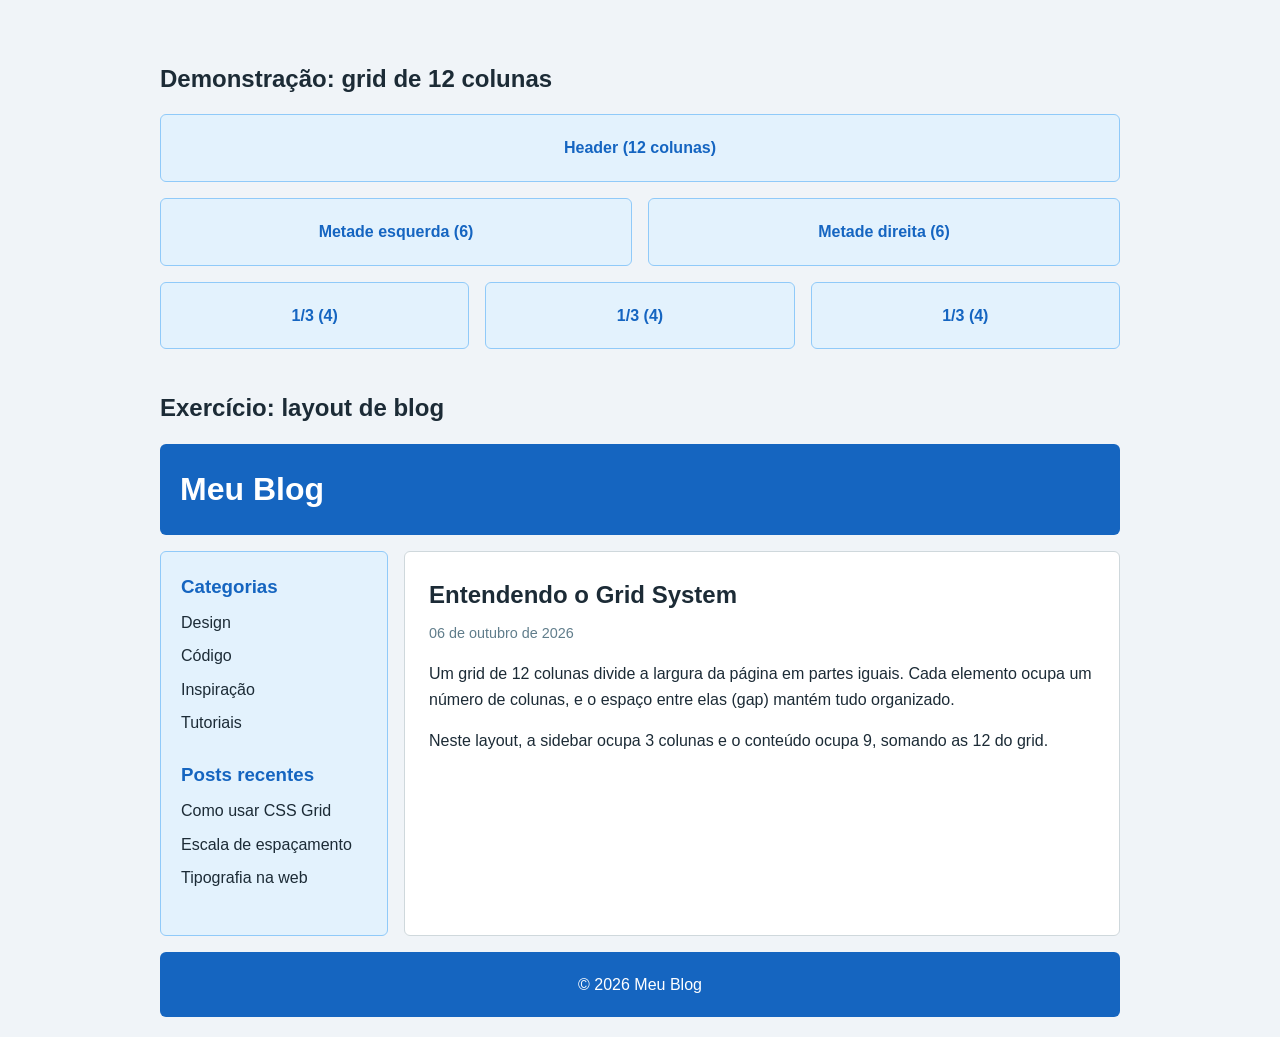
<file: reliqq_topico3/index.html>
<!DOCTYPE html>
<html lang="pt-BR">
<head>
    <link rel="stylesheet" href="styles.css">
  <meta charset="UTF-8">
  <meta name="viewport" content="width=device-width, initial-scale=1.0">
  <title>Tópico 3 - Grid System</title>
  <link rel="stylesheet" href="styles.css">
</head>
<body>

  <!-- DEMONSTRAÇÃO DO GRID DE 12 COLUNAS -->
  <h2 class="titulo-secao">Demonstração: grid de 12 colunas</h2>
  <div class="grid-container demo">
    <div class="col-12">Header (12 colunas)</div>
    <div class="col-6">Metade esquerda (6)</div>
    <div class="col-6">Metade direita (6)</div>
    <div class="col-4">1/3 (4)</div>
    <div class="col-4">1/3 (4)</div>
    <div class="col-4">1/3 (4)</div>
  </div>

  <!-- EXERCÍCIO: LAYOUT DE BLOG (sidebar 3 + conteúdo 9) -->
  <h2 class="titulo-secao">Exercício: layout de blog</h2>
  <div class="grid-container blog">

    <header class="col-12 blog-header">
      <h1>Meu Blog</h1>
    </header>

    <aside class="col-3 sidebar">
      <h3>Categorias</h3>
      <ul>
        <li><a href="#">Design</a></li>
        <li><a href="#">Código</a></li>
        <li><a href="#">Inspiração</a></li>
        <li><a href="#">Tutoriais</a></li>
      </ul>

      <h3>Posts recentes</h3>
      <ul>
        <li><a href="#">Como usar CSS Grid</a></li>
        <li><a href="#">Escala de espaçamento</a></li>
        <li><a href="#">Tipografia na web</a></li>
      </ul>
    </aside>

    <main class="col-9 conteudo">
      <article>
        <h2>Entendendo o Grid System</h2>
        <p class="data">06 de outubro de 2026</p>
        <p>Um grid de 12 colunas divide a largura da página em partes iguais. Cada elemento ocupa um número de colunas, e o espaço entre elas (gap) mantém tudo organizado.</p>
        <p>Neste layout, a sidebar ocupa 3 colunas e o conteúdo ocupa 9, somando as 12 do grid.</p>
      </article>
    </main>

    <footer class="col-12 blog-footer">
      <p>&copy; 2026 Meu Blog</p>
    </footer>

  </div>

</body>
</html>
</file>
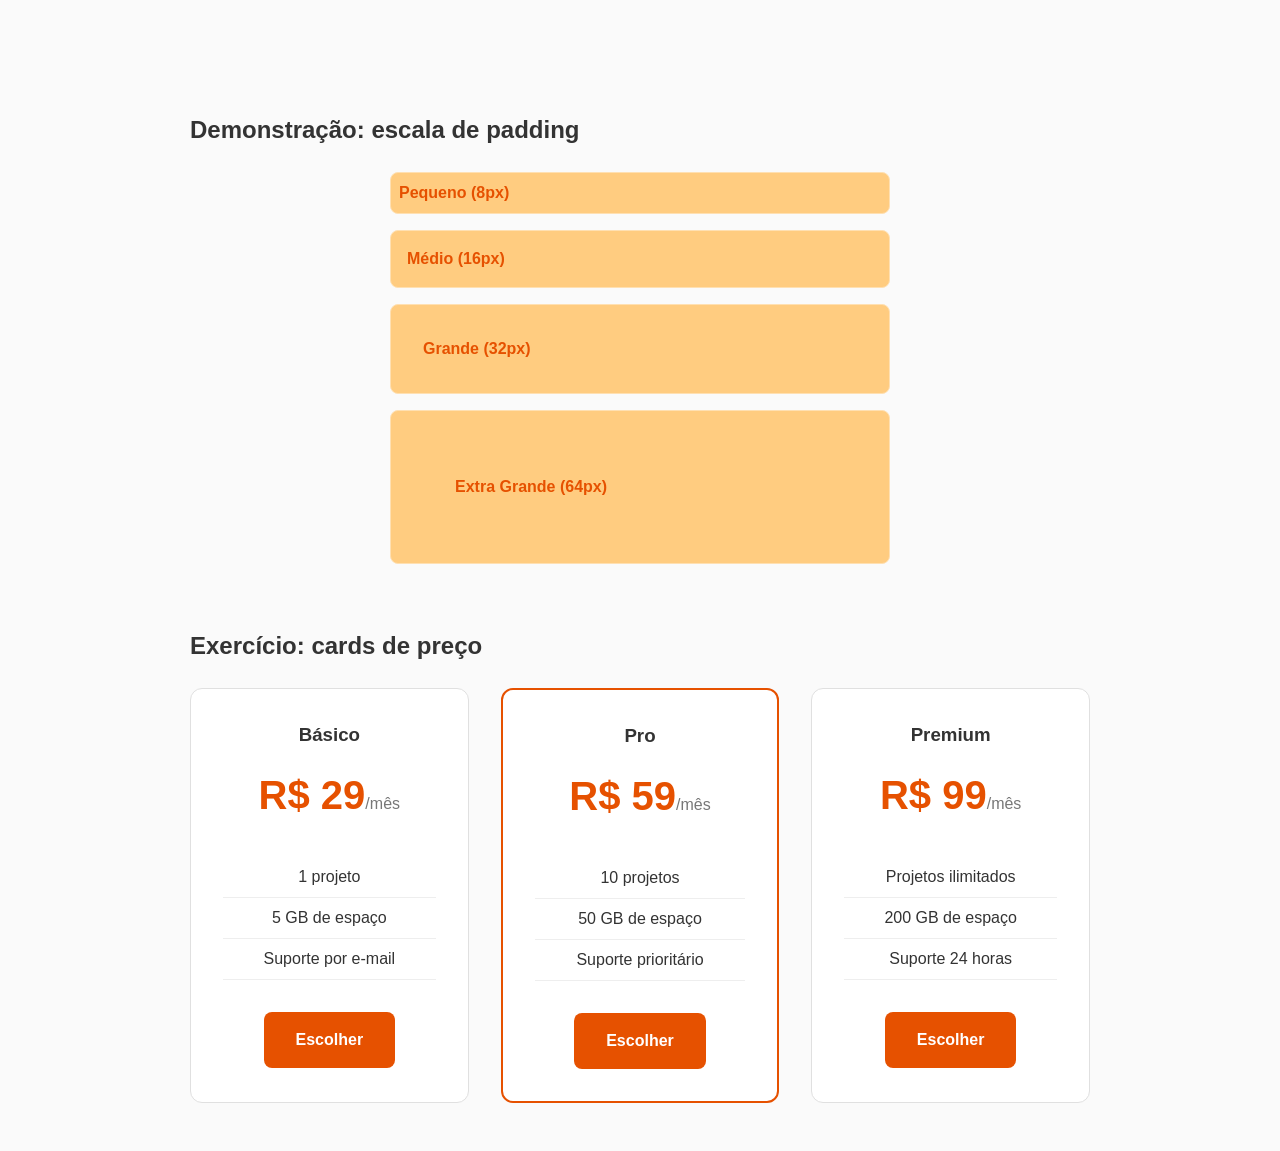
<file: reliqq_topico4/index.html>
<!DOCTYPE html>
<html lang="pt-BR">
<head>
  <meta charset="UTF-8">
  <meta name="viewport" content="width=device-width, initial-scale=1.0">
  <title>Tópico 4 - Espaçamento</title>
  <link rel="stylesheet" href="styles.css">
</head>
<body>

  <!-- DEMONSTRAÇÃO DA ESCALA -->
  <h2 class="titulo-secao">Demonstração: escala de padding</h2>
  <div class="spacing-demo">
    <div class="box box-small">Pequeno (8px)</div>
    <div class="box box-medium">Médio (16px)</div>
    <div class="box box-large">Grande (32px)</div>
    <div class="box box-xlarge">Extra Grande (64px)</div>
  </div>

  <!-- EXERCÍCIO: CARDS DE PREÇO -->
  <h2 class="titulo-secao">Exercício: cards de preço</h2>
  <div class="precos">

    <div class="card">
      <h3 class="card-titulo">Básico</h3>
      <p class="card-preco">R$ 29<span>/mês</span></p>
      <ul class="card-lista">
        <li>1 projeto</li>
        <li>5 GB de espaço</li>
        <li>Suporte por e-mail</li>
      </ul>
      <a href="#" class="botao">Escolher</a>
    </div>

    <div class="card card-destaque">
      <h3 class="card-titulo">Pro</h3>
      <p class="card-preco">R$ 59<span>/mês</span></p>
      <ul class="card-lista">
        <li>10 projetos</li>
        <li>50 GB de espaço</li>
        <li>Suporte prioritário</li>
      </ul>
      <a href="#" class="botao">Escolher</a>
    </div>

    <div class="card">
      <h3 class="card-titulo">Premium</h3>
      <p class="card-preco">R$ 99<span>/mês</span></p>
      <ul class="card-lista">
        <li>Projetos ilimitados</li>
        <li>200 GB de espaço</li>
        <li>Suporte 24 horas</li>
      </ul>
      <a href="#" class="botao">Escolher</a>
    </div>

  </div>

</body>
</html>
</file>
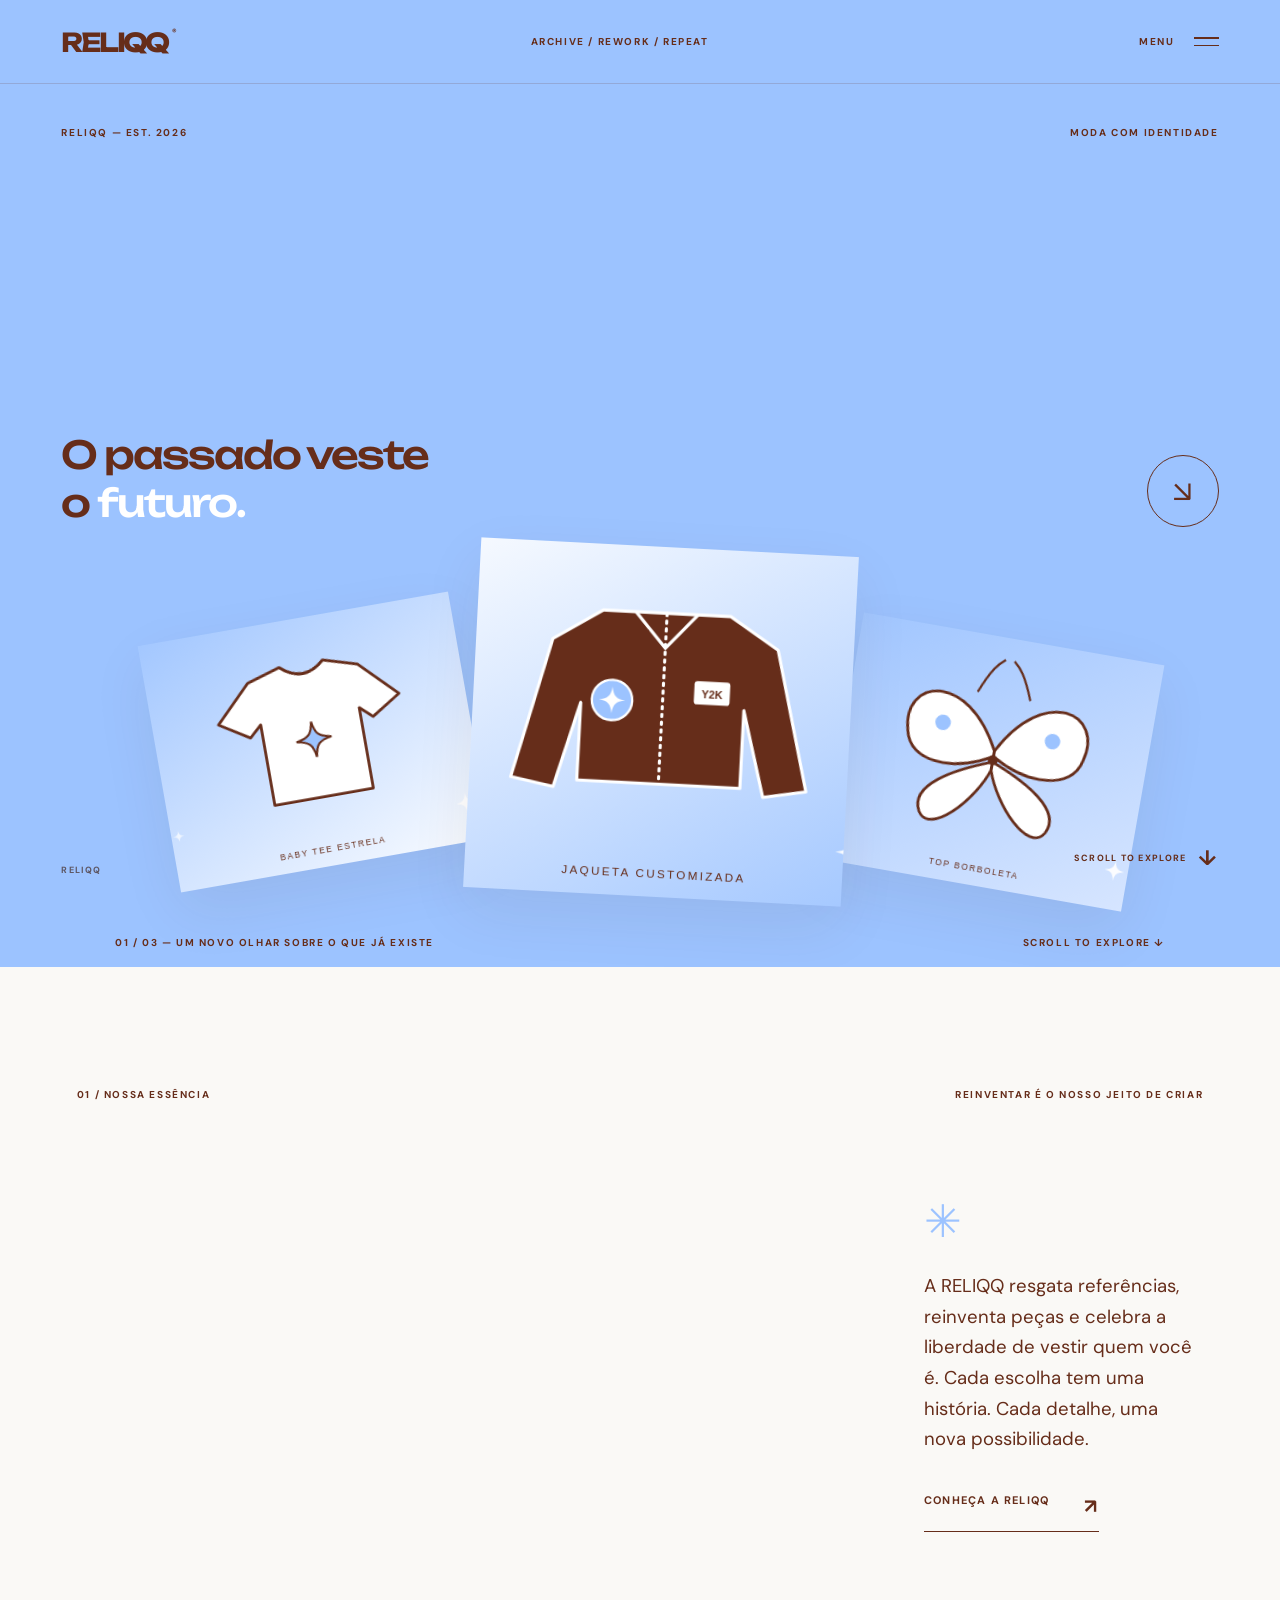
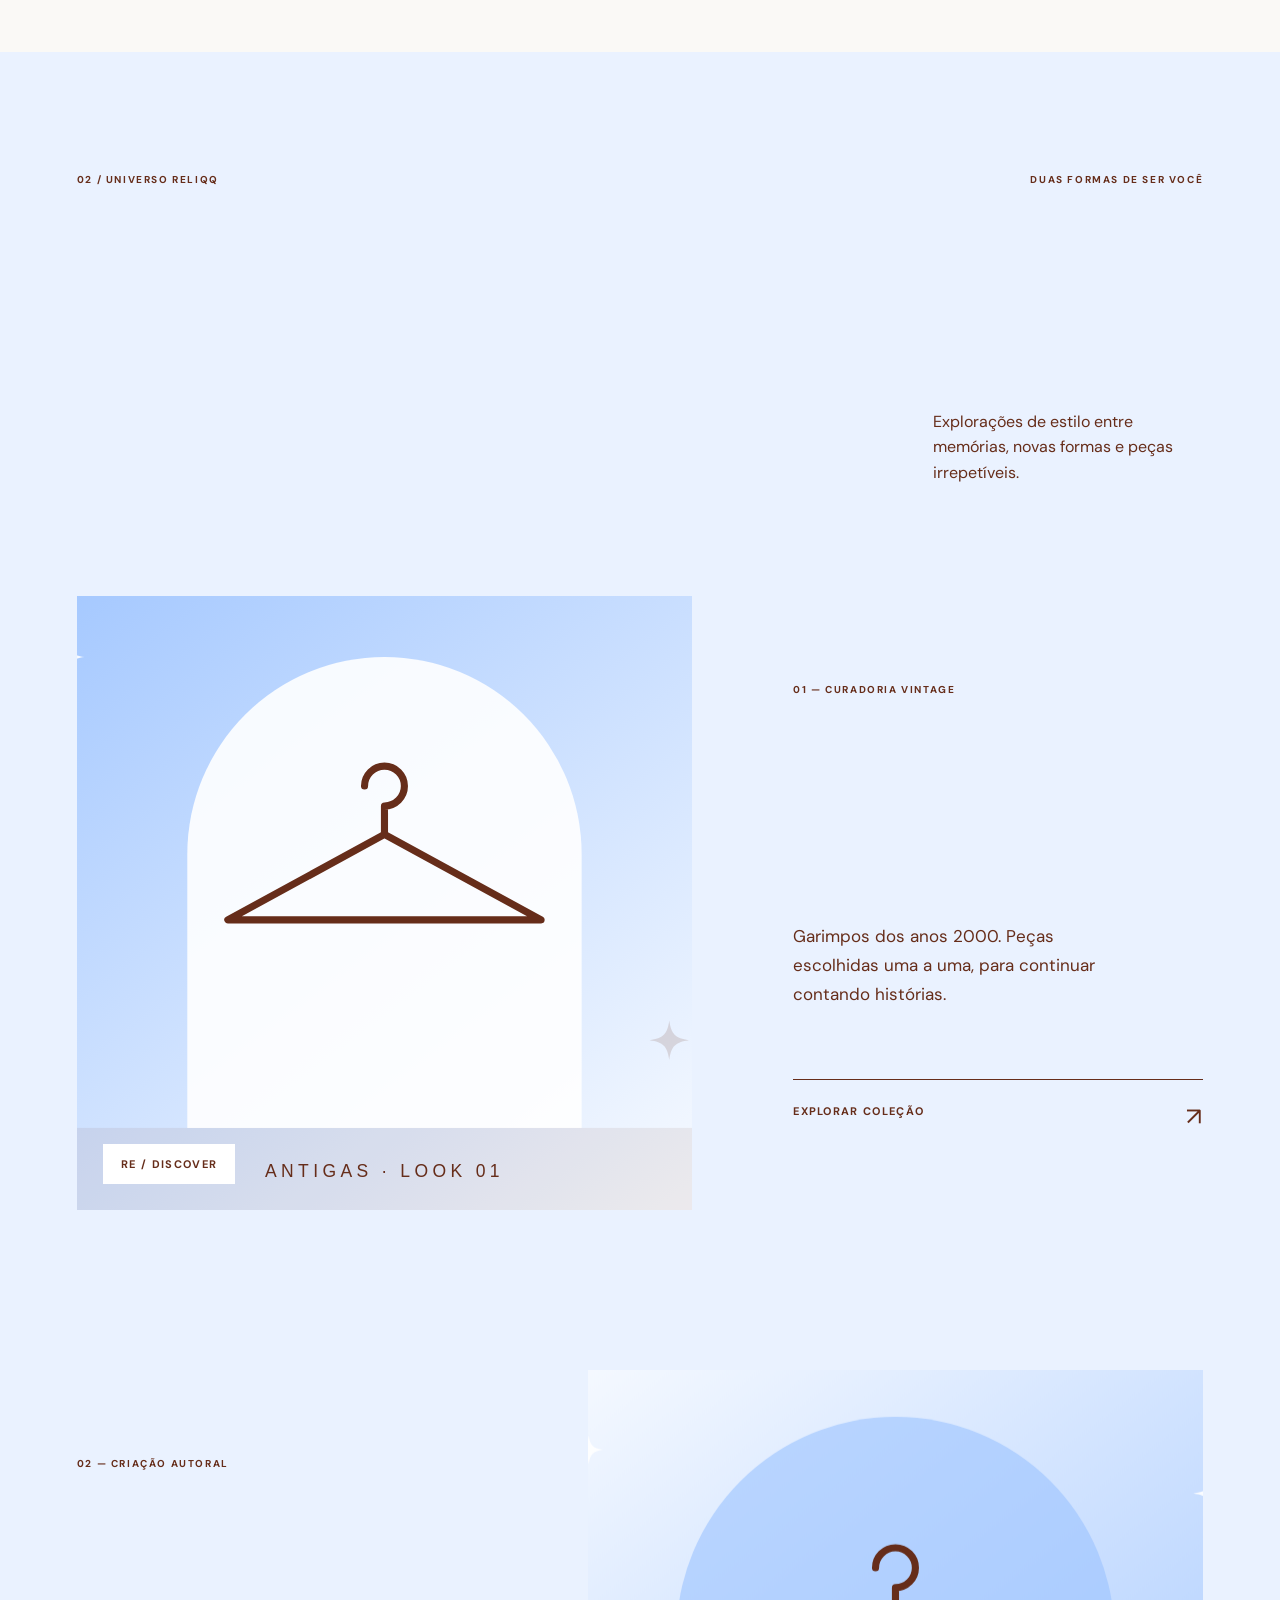
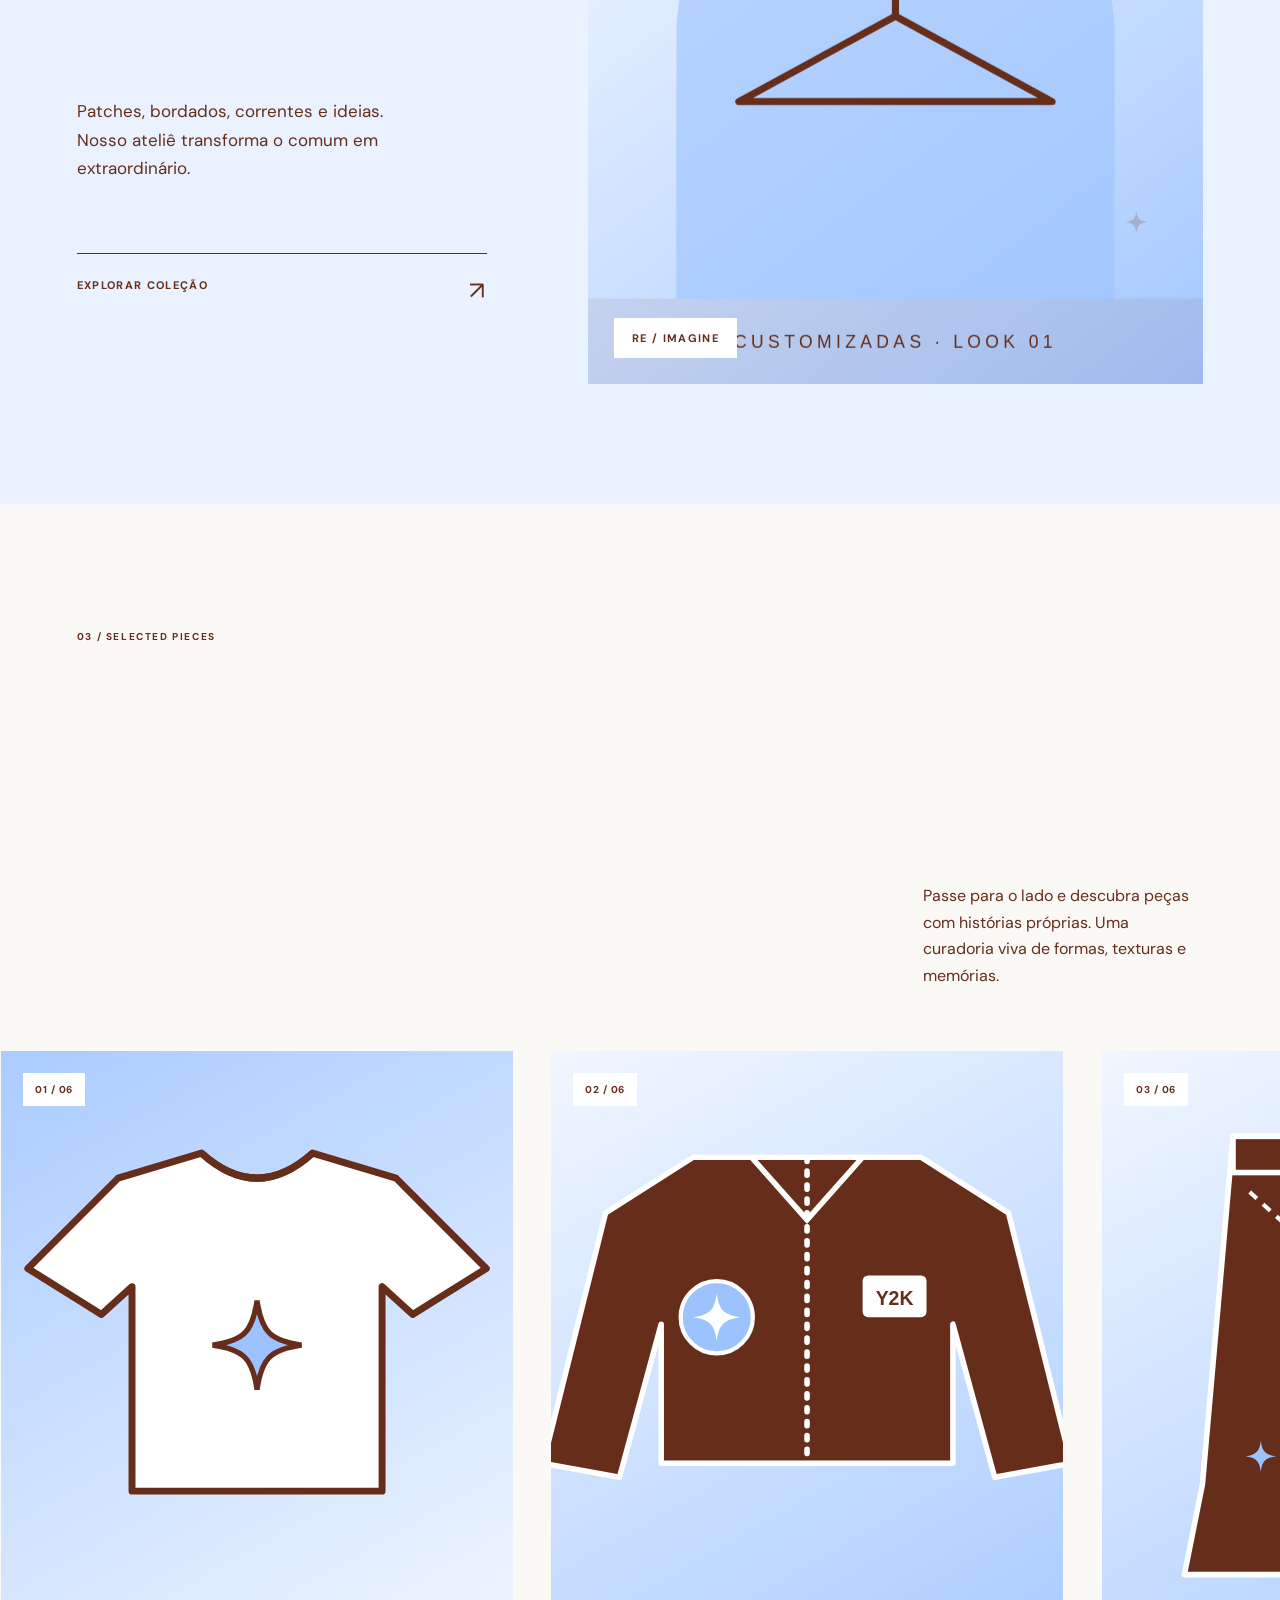
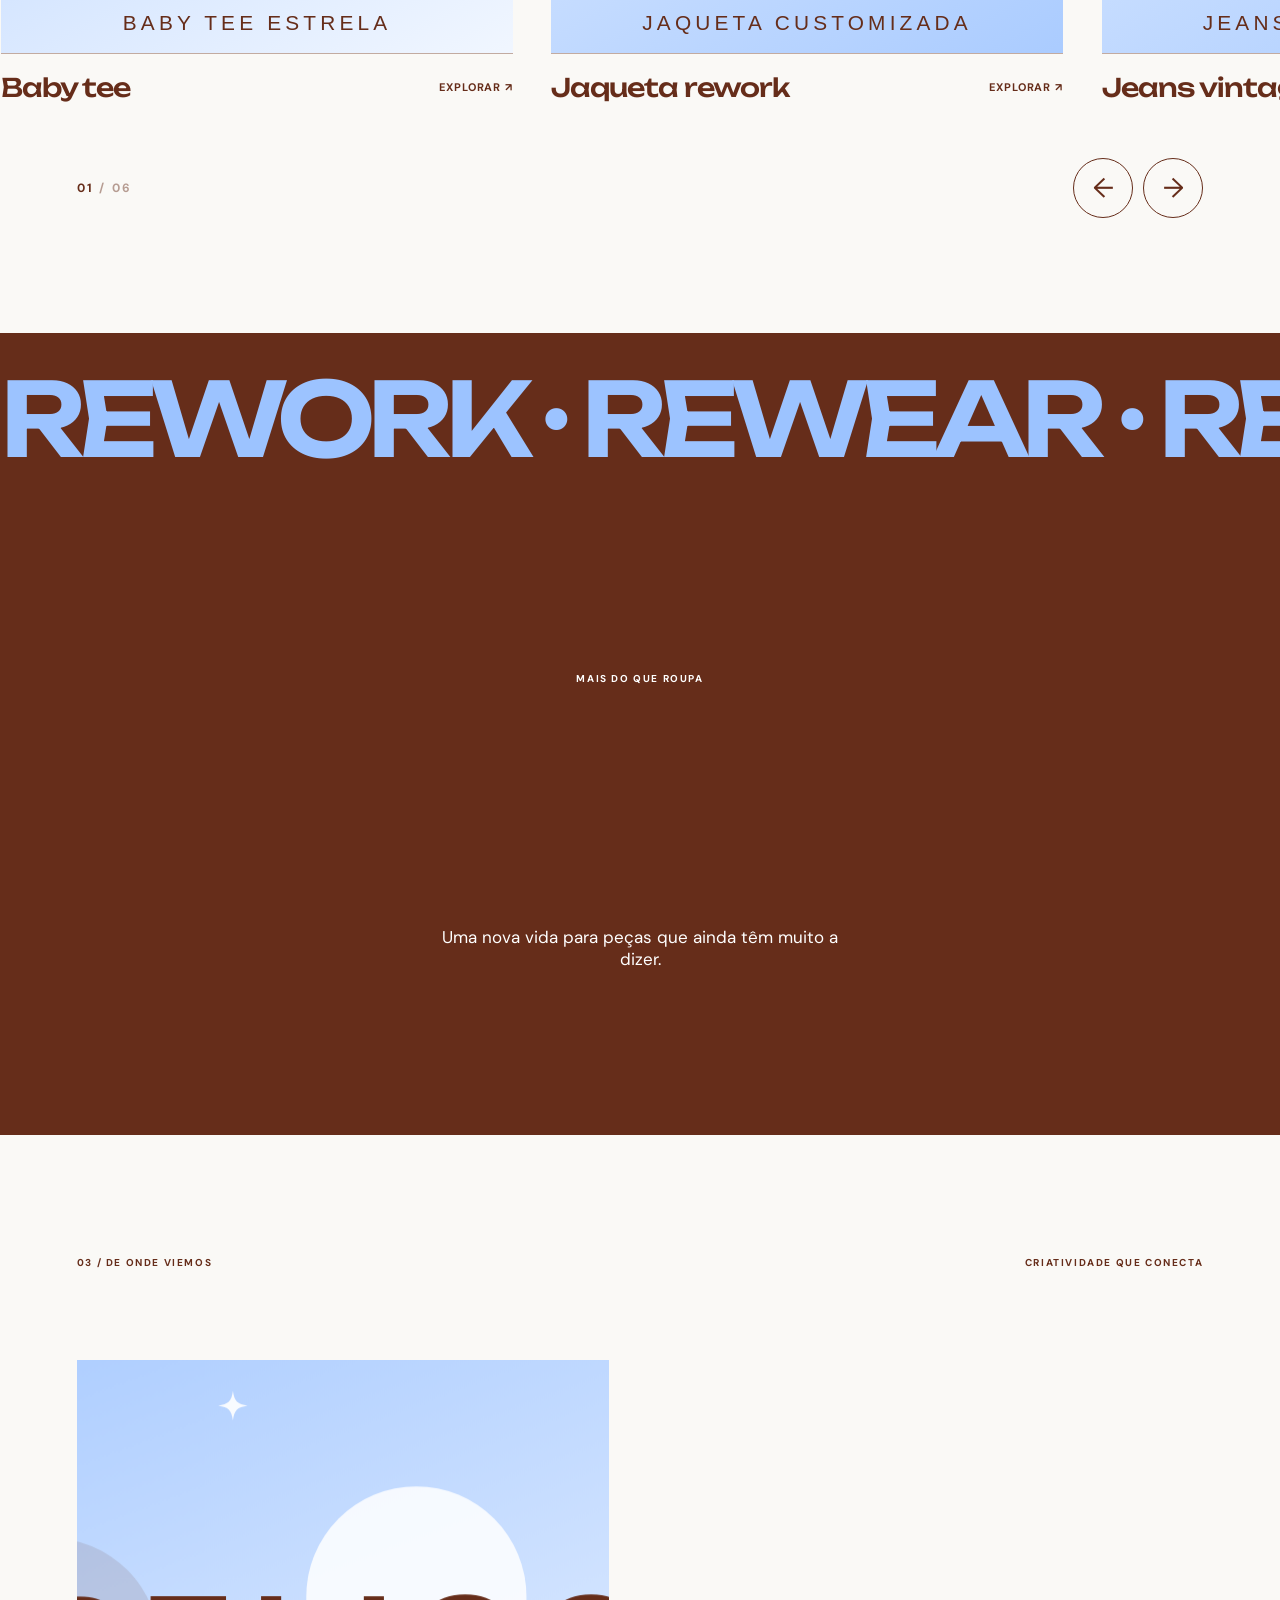
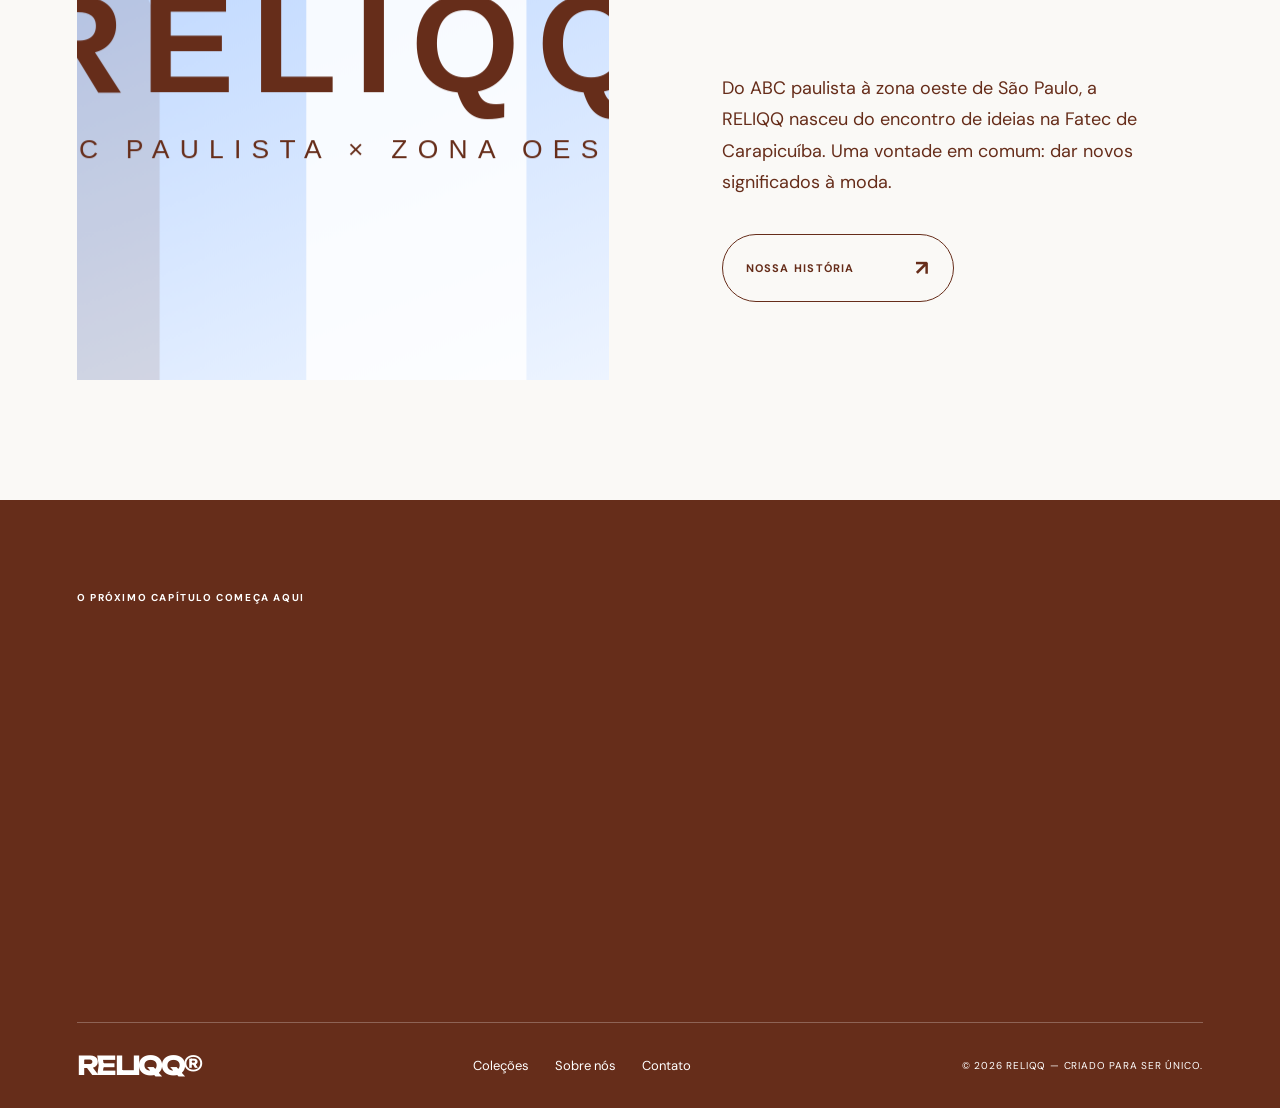
<file: RELIQQ_Experiencia_Motion/reliqq/index.html>
<!doctype html><html lang="pt-BR"><head><title>RELIQQ® — Moda com história</title><meta charset="UTF-8"><meta name="viewport" content="width=device-width,initial-scale=1"><meta name="theme-color" content="#9cc3ff"><link rel="preconnect" href="https://fonts.googleapis.com"><link rel="preconnect" href="https://fonts.gstatic.com" crossorigin><link href="https://fonts.googleapis.com/css2?family=DM+Sans:wght@400;500;600;700&family=Unbounded:wght@400;500;600;700&display=swap" rel="stylesheet"><link rel="stylesheet" href="style.css"><link rel="stylesheet" href="motion.css"></head><body class="home"><div class="page-progress" aria-hidden="true"></div><span class="motion-section-label" aria-hidden="true">RELIQQ / 2026</span><span class="motion-scroll-indicator" aria-hidden="true">SCROLL TO EXPLORE</span><header class="site-header"><a href="index.html" class="brand" aria-label="RELIQQ, início">RELIQQ<span class="brand-dot">®</span></a><span class="header-edition">ARCHIVE / REWORK / REPEAT</span><button class="menu-toggle" type="button" aria-controls="menu" aria-expanded="false"><span class="menu-label">MENU</span><span class="menu-icon"><i></i><i></i></span></button></header><div class="menu-overlay" id="menu" aria-hidden="true"><div class="menu-inner"><span class="eyebrow">EXPLORE O UNIVERSO RELIQQ</span><nav class="overlay-nav" aria-label="Navegação principal"><a href="index.html">Início <span>01</span></a><a href="index.html#colecoes">Coleções <span>02</span></a><a href="sobre.html">Nossa história <span>03</span></a><a href="index.html#contato">Contato <span>04</span></a></nav><p>Peças com passado. Histórias com futuro.</p></div></div><main><section class="hero-home"><div class="hero-kicker"><span>RELIQQ — EST. 2026</span><span>MODA COM IDENTIDADE</span></div><div class="hero-title-wrap"><h1 class="hero-title">RELIQQ<span class="hero-reg">®</span></h1><div class="hero-line"><p>O passado veste<br>o <em>futuro.</em></p><a href="#colecoes" class="round-arrow" aria-label="Explorar coleções">↘</a></div></div><div class="hero-visual"><div class="hero-photo hero-photo-left" data-parallax="0.045"><img src="img/baby-tee.svg" alt="Baby tee da coleção de peças antigas" fetchpriority="high"></div><div class="hero-photo hero-photo-center" data-parallax="-0.035"><img src="img/jaqueta.svg" alt="Jaqueta customizada RELIQQ"></div><div class="hero-photo hero-photo-right" data-parallax="0.025"><img src="img/butterfly.svg" alt="Top borboleta vintage"></div><div class="hero-visual-caption"><span>01 / 03 — UM NOVO OLHAR SOBRE O QUE JÁ EXISTE</span><span>SCROLL TO EXPLORE ↓</span></div></div></section>
<section class="intro-section section-pad"><div class="section-top reveal"><span class="eyebrow">01 / NOSSA ESSÊNCIA</span><span class="tiny-index">REINVENTAR É O NOSSO JEITO DE CRIAR</span></div><div class="intro-grid"><h2 class="statement reveal">Nada se perde.<br><span> Tudo se</span> <em>transforma.</em></h2><div class="intro-side reveal"><span class="asterisk">✳</span><p>A RELIQQ resgata referências, reinventa peças e celebra a liberdade de vestir quem você é. Cada escolha tem uma história. Cada detalhe, uma nova possibilidade.</p><a class="text-link" href="sobre.html">CONHEÇA A RELIQQ <span>↗</span></a></div></div></section>
<section id="colecoes" class="collections-section section-pad"><div class="section-top reveal"><span class="eyebrow">02 / UNIVERSO RELIQQ</span><span class="tiny-index">DUAS FORMAS DE SER VOCÊ</span></div><div class="collection-heading reveal"><h2>Nossas<br><em>coleções.</em></h2><p>Explorações de estilo entre memórias, novas formas e peças irrepetíveis.</p></div><a href="colecao-antigas.html" class="collection-feature collection-one"><div class="collection-image"><img src="img/sessao-antigas-1.svg" alt="Look da coleção roupas antigas" loading="lazy"><div class="image-stamp">RE / DISCOVER</div></div><div class="collection-info"><span class="eyebrow">01 — CURADORIA VINTAGE</span><h3>Outros<br><em>tempos.</em></h3><p>Garimpos dos anos 2000. Peças escolhidas uma a uma, para continuar contando histórias.</p><span class="collection-link">EXPLORAR COLEÇÃO <b>↗</b></span></div></a><a href="colecao-customizadas.html" class="collection-feature collection-two"><div class="collection-image"><img src="img/sessao-customizadas-1.svg" alt="Look da coleção roupas customizadas" loading="lazy"><div class="image-stamp">RE / IMAGINE</div></div><div class="collection-info"><span class="eyebrow">02 — CRIAÇÃO AUTORAL</span><h3>Novas<br><em>versões.</em></h3><p>Patches, bordados, correntes e ideias. Nosso ateliê transforma o comum em extraordinário.</p><span class="collection-link">EXPLORAR COLEÇÃO <b>↗</b></span></div></a></section>
<section class="archive-section" data-motion-name="04 / O ARQUIVO"><div class="archive-top"><div><span class="eyebrow">03 / SELECTED PIECES</span><h2 class="motion-heading">O arquivo<br><em>em movimento.</em></h2></div><p class="archive-desc">Passe para o lado e descubra peças com histórias próprias. Uma curadoria viva de formas, texturas e memórias.</p></div><div class="archive-track" tabindex="0" role="region" aria-roledescription="carrossel" aria-label="Peças em destaque"><a class="archive-card" href="colecao-antigas.html" aria-label="Explorar Baby tee"><div class="archive-art"><img loading="lazy" src="img/baby-tee.svg" alt="Peça baby tee da coleção vintage"><span class="archive-index">01 / 06</span></div><div class="archive-card-caption"><strong>Baby tee</strong><span>EXPLORAR ↗</span></div></a><a class="archive-card" href="colecao-customizadas.html" aria-label="Explorar Jaqueta rework"><div class="archive-art"><img loading="lazy" src="img/jaqueta.svg" alt="Jaqueta reimaginada e customizada"><span class="archive-index">02 / 06</span></div><div class="archive-card-caption"><strong>Jaqueta rework</strong><span>EXPLORAR ↗</span></div></a><a class="archive-card" href="colecao-antigas.html" aria-label="Explorar Jeans vintage"><div class="archive-art"><img loading="lazy" src="img/jeans.svg" alt="Calça jeans vintage"><span class="archive-index">03 / 06</span></div><div class="archive-card-caption"><strong>Jeans vintage</strong><span>EXPLORAR ↗</span></div></a><a class="archive-card" href="colecao-customizadas.html" aria-label="Explorar Bolsa autoral"><div class="archive-art"><img loading="lazy" src="img/bolsa.svg" alt="Bolsa da coleção customizada"><span class="archive-index">04 / 06</span></div><div class="archive-card-caption"><strong>Bolsa autoral</strong><span>EXPLORAR ↗</span></div></a><a class="archive-card" href="colecao-antigas.html" aria-label="Explorar Mini saia"><div class="archive-art"><img loading="lazy" src="img/mini-saia.svg" alt="Mini saia vintage"><span class="archive-index">05 / 06</span></div><div class="archive-card-caption"><strong>Mini saia</strong><span>EXPLORAR ↗</span></div></a><a class="archive-card" href="colecao-customizadas.html" aria-label="Explorar Butterfly"><div class="archive-art"><img loading="lazy" src="img/butterfly.svg" alt="Peça com inspiração borboleta"><span class="archive-index">06 / 06</span></div><div class="archive-card-caption"><strong>Butterfly</strong><span>EXPLORAR ↗</span></div></a></div><div class="archive-controls"><span class="archive-counter"><span class="archive-current">01</span> <span class="archive-total">/ 06</span></span><div class="archive-buttons"><button class="archive-prev" aria-label="Peça anterior">←</button><button class="archive-next" aria-label="Próxima peça">→</button></div></div></section><section class="manifesto"><div class="marquee" aria-hidden="true"><div>REWORK · REWEAR · RELIQQ · REWORK · REWEAR · RELIQQ ·&nbsp;</div><div>REWORK · REWEAR · RELIQQ · REWORK · REWEAR · RELIQQ ·&nbsp;</div></div><div class="manifesto-inner reveal"><span class="eyebrow">MAIS DO QUE ROUPA</span><h2>O estilo muda.<br><em>A atitude fica.</em></h2><p>Uma nova vida para peças que ainda têm muito a dizer.</p></div></section>
<section class="story-section section-pad"><div class="section-top reveal"><span class="eyebrow">03 / DE ONDE VIEMOS</span><span class="tiny-index">CRIATIVIDADE QUE CONECTA</span></div><div class="story-grid"><div class="story-media reveal"><img src="img/sobre.svg" alt="Representação visual da história RELIQQ" loading="lazy"></div><div class="story-content reveal"><span class="eyebrow">UMA MARCA. MUITAS ORIGENS.</span><h2>Feita de<br><em>encontros.</em></h2><p>Do ABC paulista à zona oeste de São Paulo, a RELIQQ nasceu do encontro de ideias na Fatec de Carapicuíba. Uma vontade em comum: dar novos significados à moda.</p><a href="sobre.html" class="pill-link">NOSSA HISTÓRIA <span>↗</span></a></div></div></section></main><footer class="footer" id="contato"><div class="footer-top"><span class="eyebrow">O PRÓXIMO CAPÍTULO COMEÇA AQUI</span><a href="index.html#colecoes" class="footer-cta">Vista uma<br><em>nova história.</em><span aria-hidden="true">↗</span></a></div><div class="footer-bottom"><a class="footer-brand" href="index.html">RELIQQ®</a><div><a href="index.html#colecoes">Coleções</a><a href="sobre.html">Sobre nós</a><a href="index.html#contato">Contato</a></div><span>© 2026 RELIQQ — CRIADO PARA SER ÚNICO.</span></div></footer><script src="script.js" defer></script><script src="motion.js" defer></script></body></html>
</file>
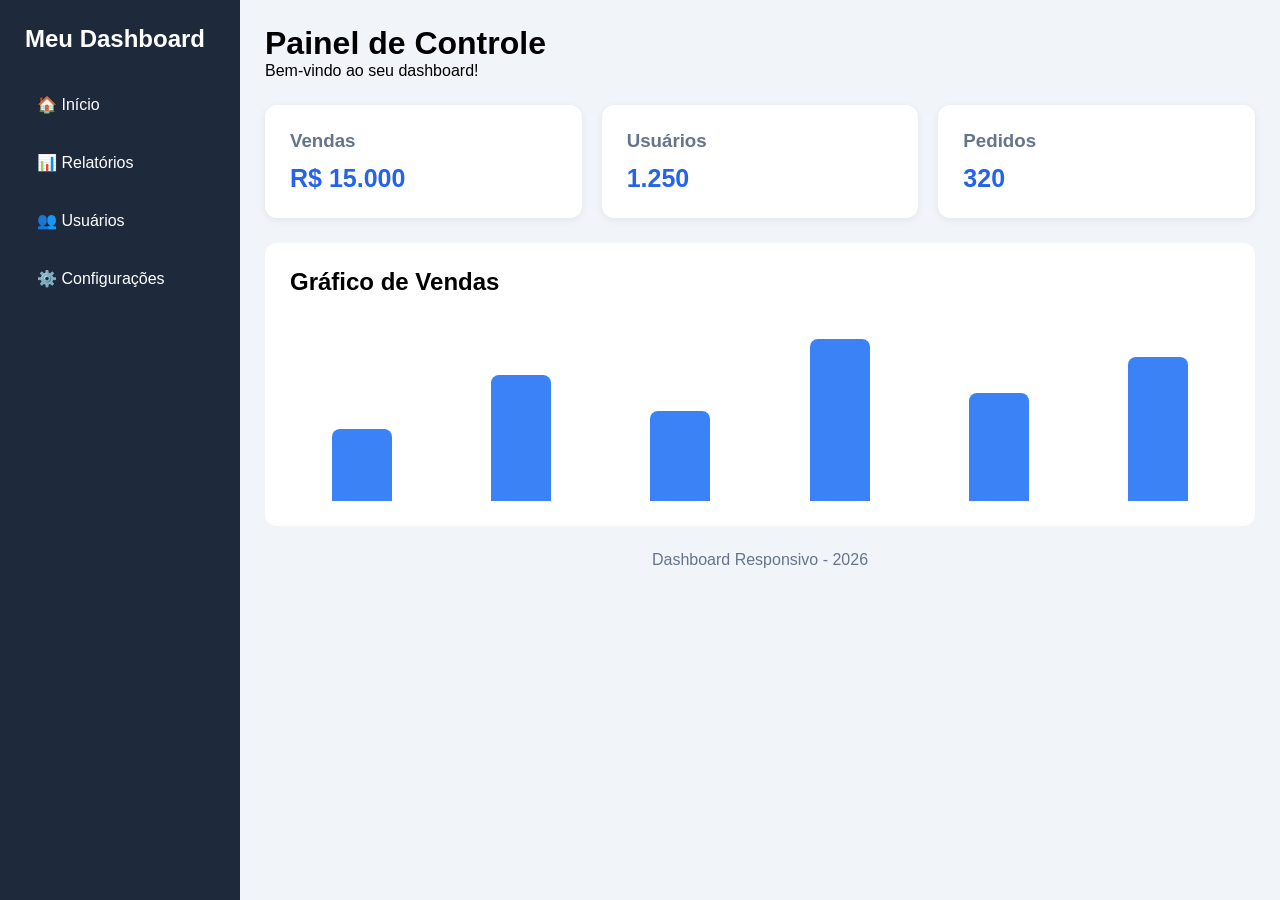
<file: topico A2.1/topico A2.1/index.html>
<!DOCTYPE html>
<html lang="pt-BR">
<head>
  <meta charset="UTF-8">
  <meta name="viewport" content="width=device-width, initial-scale=1.0">
  <title>Dashboard Responsivo</title>
  <link rel="stylesheet" href="styles.css">
</head>
<body>

  <div class="dashboard">

    <aside class="sidebar">
      <h2>Meu Dashboard</h2>
      <nav>
        <a href="#">🏠 Início</a>
        <a href="#">📊 Relatórios</a>
        <a href="#">👥 Usuários</a>
        <a href="#">⚙️ Configurações</a>
      </nav>
    </aside>

    <main class="content">

      <header>
        <h1>Painel de Controle</h1>
        <p>Bem-vindo ao seu dashboard!</p>
      </header>

      <section class="cards">
        <div class="card">
          <h3>Vendas</h3>
          <p>R$ 15.000</p>
        </div>

        <div class="card">
          <h3>Usuários</h3>
          <p>1.250</p>
        </div>

        <div class="card">
          <h3>Pedidos</h3>
          <p>320</p>
        </div>
      </section>

      <section class="chart">
        <h2>Gráfico de Vendas</h2>

        <div class="bars">
          <div style="height: 40%"></div>
          <div style="height: 70%"></div>
          <div style="height: 50%"></div>
          <div style="height: 90%"></div>
          <div style="height: 60%"></div>
          <div style="height: 80%"></div>
        </div>
      </section>

      <footer>
        Dashboard Responsivo - 2026
      </footer>

    </main>
  </div>

</body>
</html>
</file>
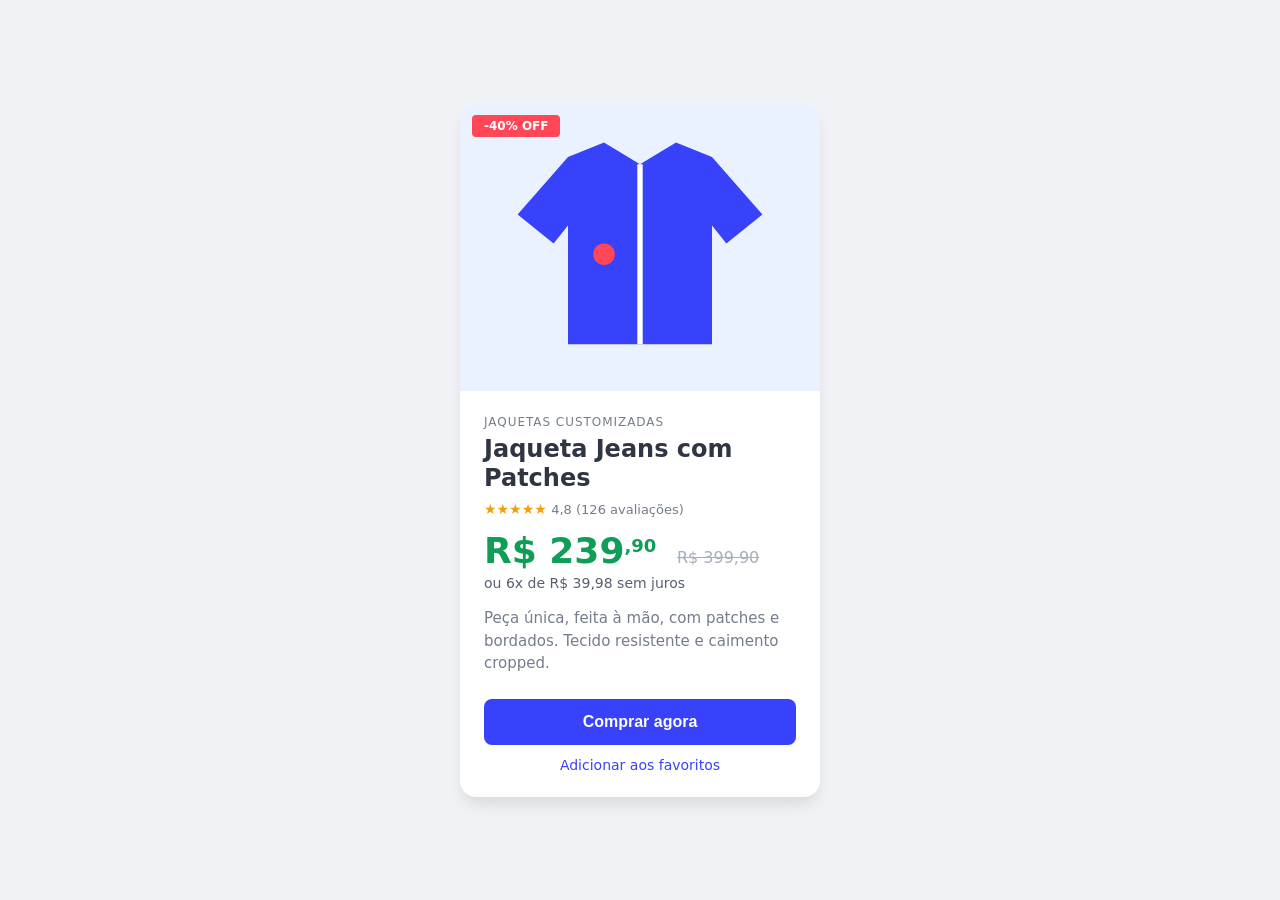
<file: topicos-6-e-7/topico-6-hierarquia-visual/index.html>
<!DOCTYPE html>
<html lang="pt-BR">
<head>
  <meta charset="UTF-8">
  <meta name="viewport" content="width=device-width, initial-scale=1.0">
  <title>Tópico 6 - Hierarquia Visual (Card de Produto)</title>
  <link rel="stylesheet" href="styles.css">
</head>
<body>
  <article class="card">

    <div class="card-img">
      <span class="tag">-40% OFF</span>
      <svg viewBox="0 0 200 160" role="img" aria-label="Ilustração de uma jaqueta jeans">
        <rect width="200" height="160" fill="#eaf2ff"/>
        <path d="M60 30 L80 22 L100 34 L120 22 L140 30 L168 62 L148 78 L140 68 L140 134 L60 134 L60 68 L52 78 L32 62 Z" fill="#3742fa"/>
        <path d="M100 34 L100 134" stroke="#fff" stroke-width="3"/>
        <circle cx="80" cy="84" r="6" fill="#ff4757"/>
      </svg>
    </div>

    <div class="card-body">
      <p class="categoria">Jaquetas customizadas</p>
      <h1>Jaqueta Jeans com Patches</h1>

      <p class="avaliacao" aria-label="Nota 4,8 de 5">★★★★★ <span>4,8 (126 avaliações)</span></p>

      <p class="preco">R$ 239<span class="centavos">,90</span>
        <span class="preco-antigo">R$ 399,90</span>
      </p>
      <p class="parcela">ou 6x de R$ 39,98 sem juros</p>

      <p class="descricao">Peça única, feita à mão, com patches e bordados. Tecido resistente e caimento cropped.</p>

      <button class="btn-principal">Comprar agora</button>
      <a class="btn-secundario" href="#">Adicionar aos favoritos</a>
    </div>

  </article>
</body>
</html>
</file>
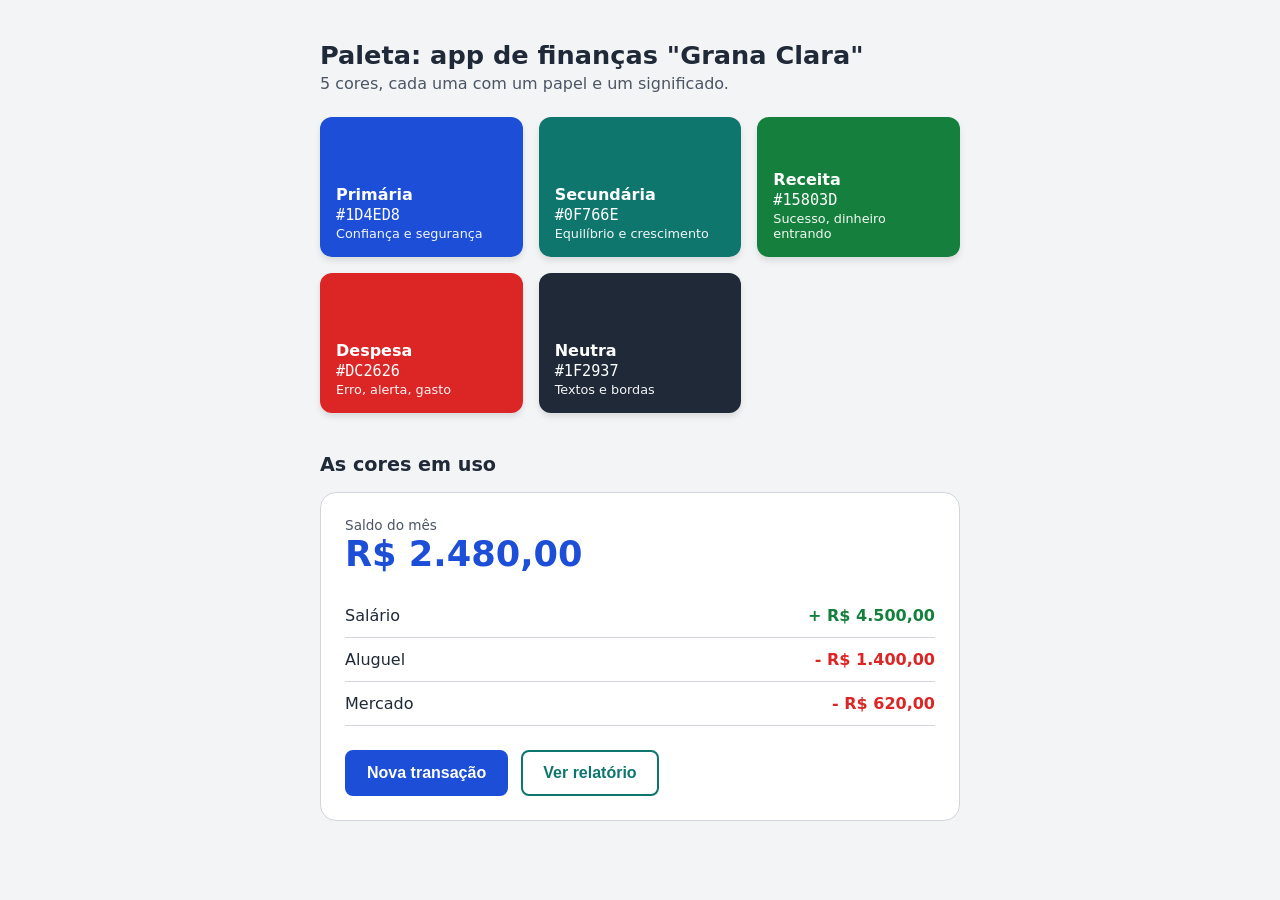
<file: topicos-6-e-7/topico-7-cores/index.html>
<!DOCTYPE html>
<html lang="pt-BR">
<head>
  <meta charset="UTF-8">
  <meta name="viewport" content="width=device-width, initial-scale=1.0">
  <title>Tópico 7 - Paleta de Cores (App de Finanças)</title>
  <link rel="stylesheet" href="styles.css">
</head>
<body>
  <main>
    <h1>Paleta: app de finanças "Grana Clara"</h1>
    <p class="intro">5 cores, cada uma com um papel e um significado.</p>

    <section class="colors">
      <div class="swatch primary"><strong>Primária</strong><span>#1D4ED8</span><small>Confiança e segurança</small></div>
      <div class="swatch secondary"><strong>Secundária</strong><span>#0F766E</span><small>Equilíbrio e crescimento</small></div>
      <div class="swatch success"><strong>Receita</strong><span>#15803D</span><small>Sucesso, dinheiro entrando</small></div>
      <div class="swatch danger"><strong>Despesa</strong><span>#DC2626</span><small>Erro, alerta, gasto</small></div>
      <div class="swatch neutral"><strong>Neutra</strong><span>#1F2937</span><small>Textos e bordas</small></div>
    </section>

    <h2>As cores em uso</h2>
    <section class="app">
      <p class="saldo-label">Saldo do mês</p>
      <p class="saldo">R$ 2.480,00</p>

      <ul class="lista">
        <li><span>Salário</span><b class="receita">+ R$ 4.500,00</b></li>
        <li><span>Aluguel</span><b class="despesa">- R$ 1.400,00</b></li>
        <li><span>Mercado</span><b class="despesa">- R$ 620,00</b></li>
      </ul>

      <button class="btn-primario">Nova transação</button>
      <button class="btn-secundario">Ver relatório</button>
    </section>
  </main>
</body>
</html>
</file>
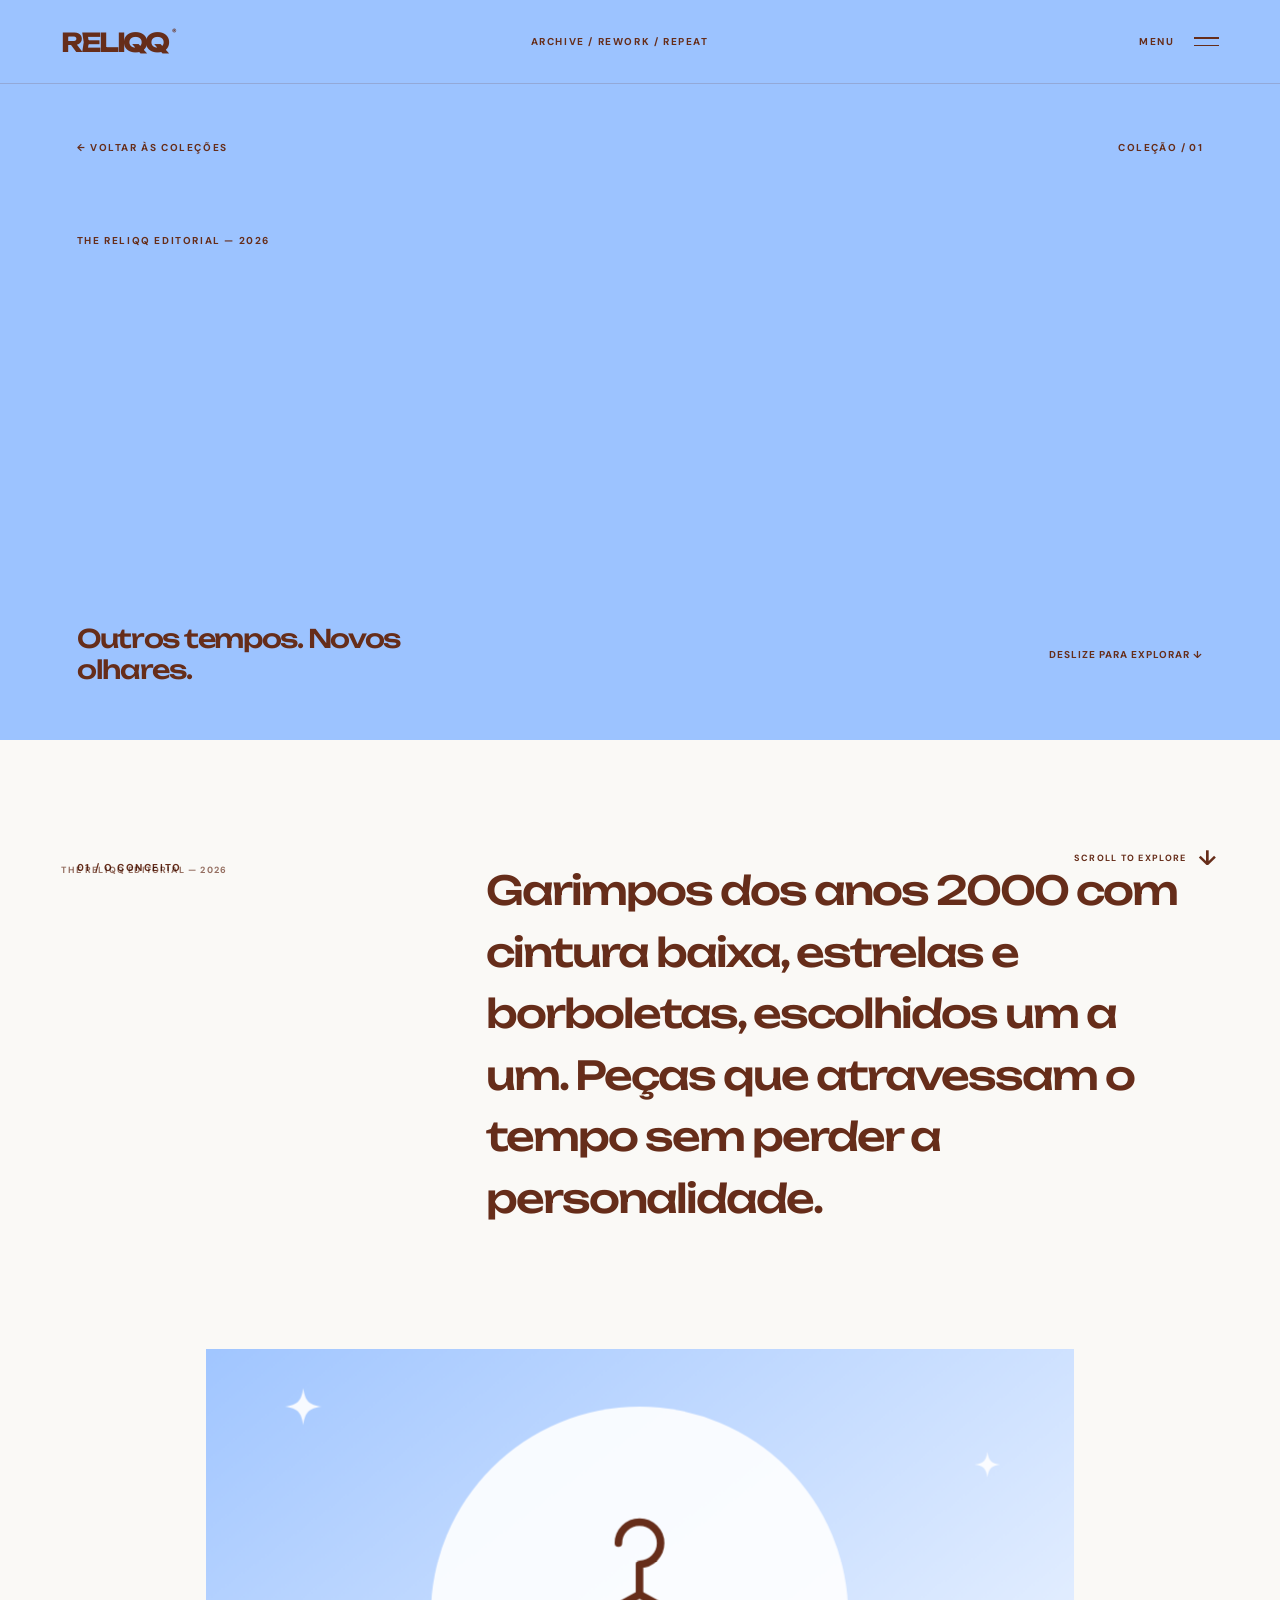
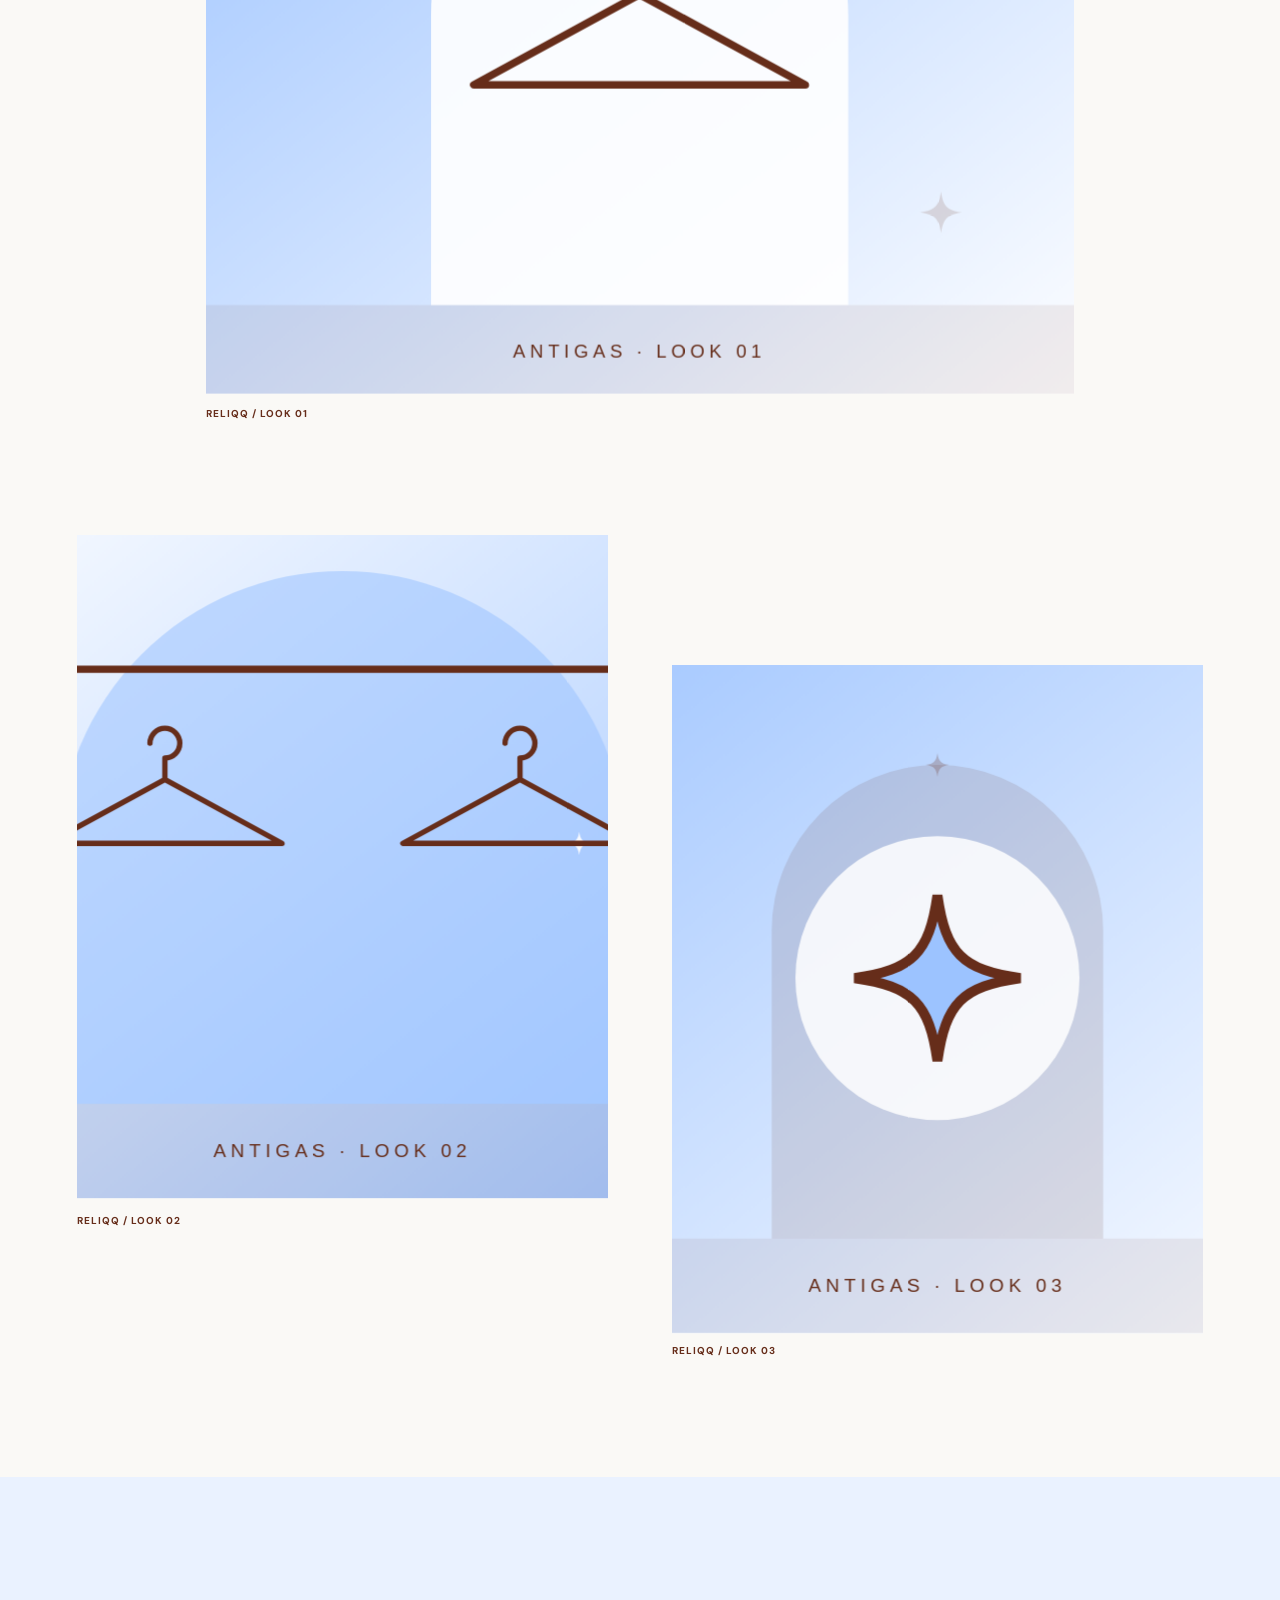
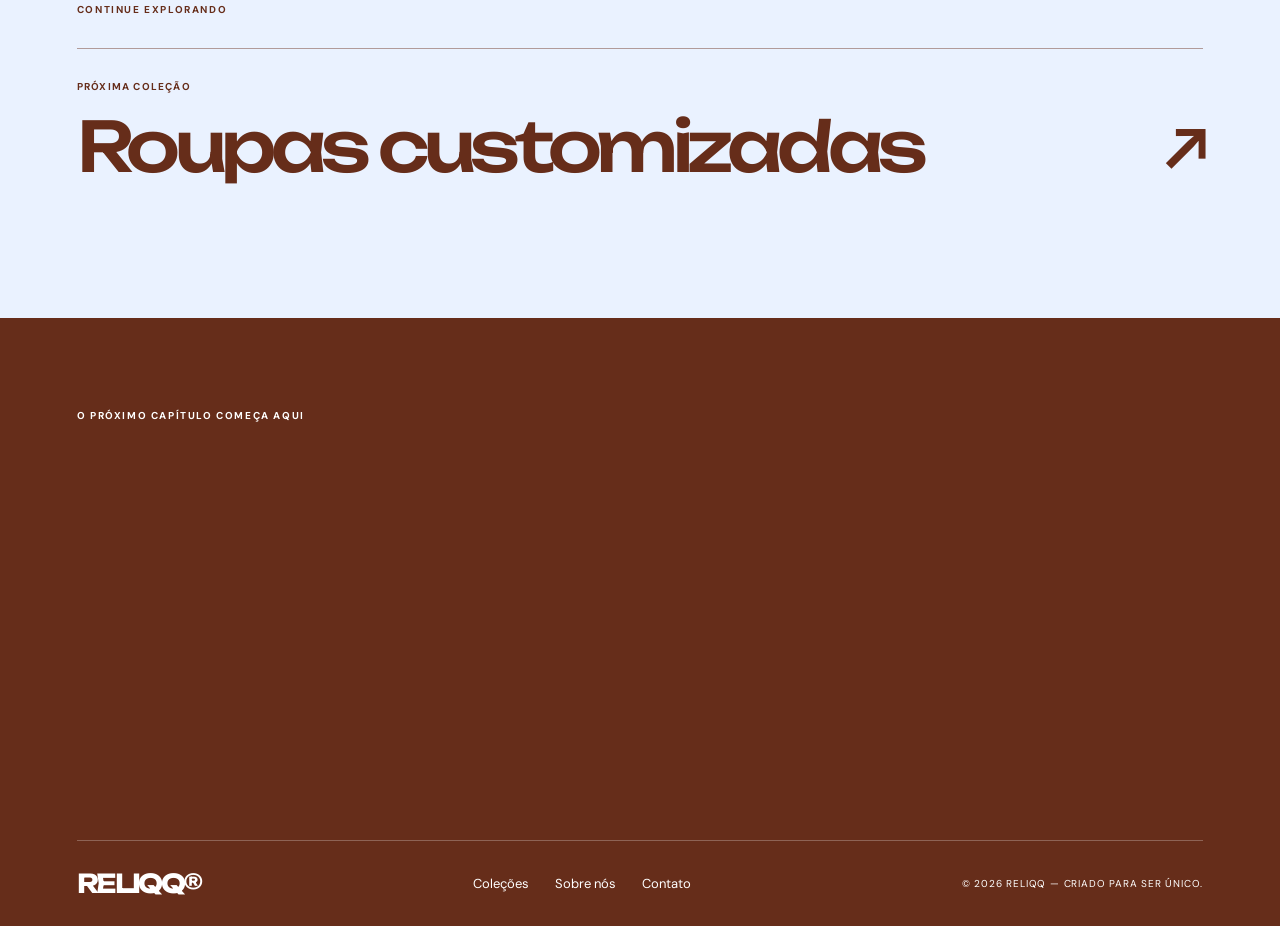
<file: RELIQQ_Experiencia_Motion/reliqq/colecao-antigas.html>
<!doctype html><html lang="pt-BR"><head><title>Roupas antigas | RELIQQ®</title><meta charset="UTF-8"><meta name="viewport" content="width=device-width,initial-scale=1"><meta name="theme-color" content="#9cc3ff"><link rel="preconnect" href="https://fonts.googleapis.com"><link rel="preconnect" href="https://fonts.gstatic.com" crossorigin><link href="https://fonts.googleapis.com/css2?family=DM+Sans:wght@400;500;600;700&family=Unbounded:wght@400;500;600;700&display=swap" rel="stylesheet"><link rel="stylesheet" href="style.css"><link rel="stylesheet" href="motion.css"></head><body class="inner-page"><div class="page-progress" aria-hidden="true"></div><span class="motion-section-label" aria-hidden="true">RELIQQ / 2026</span><span class="motion-scroll-indicator" aria-hidden="true">SCROLL TO EXPLORE</span><header class="site-header"><a href="index.html" class="brand" aria-label="RELIQQ, início">RELIQQ<span class="brand-dot">®</span></a><span class="header-edition">ARCHIVE / REWORK / REPEAT</span><button class="menu-toggle" type="button" aria-controls="menu" aria-expanded="false"><span class="menu-label">MENU</span><span class="menu-icon"><i></i><i></i></span></button></header><div class="menu-overlay" id="menu" aria-hidden="true"><div class="menu-inner"><span class="eyebrow">EXPLORE O UNIVERSO RELIQQ</span><nav class="overlay-nav" aria-label="Navegação principal"><a href="index.html">Início <span>01</span></a><a href="index.html#colecoes">Coleções <span>02</span></a><a href="sobre.html">Nossa história <span>03</span></a><a href="index.html#contato">Contato <span>04</span></a></nav><p>Peças com passado. Histórias com futuro.</p></div></div><main><section class="inner-hero collection-hero"><div class="inner-hero-top"><a href="index.html#colecoes" class="back-link">← VOLTAR ÀS COLEÇÕES</a><span>COLEÇÃO / 01</span></div><span class="eyebrow">THE RELIQQ EDITORIAL — 2026</span><h1>Roupas<br><em>antigas.</em></h1><div class="inner-hero-bottom"><p>Outros tempos. Novos olhares.</p><span>DESLIZE PARA EXPLORAR ↓</span></div></section><section class="editorial-intro section-pad"><span class="eyebrow">01 / O CONCEITO</span><p class="reveal">Garimpos dos anos 2000 com cintura baixa, estrelas e borboletas, escolhidos um a um. Peças que atravessam o tempo sem perder a personalidade.</p></section><section class="editorial-gallery section-pad"><figure class="editorial-photo reveal photo-1"><img src="img/sessao-antigas-1.svg" alt="Look 01 da coleção roupas antigas" loading="lazy"><figcaption>RELIQQ / LOOK 01</figcaption></figure><figure class="editorial-photo reveal photo-2"><img src="img/sessao-antigas-2.svg" alt="Look 02 da coleção roupas antigas" loading="lazy"><figcaption>RELIQQ / LOOK 02</figcaption></figure><figure class="editorial-photo reveal photo-3"><img src="img/sessao-antigas-3.svg" alt="Look 03 da coleção roupas antigas" loading="lazy"><figcaption>RELIQQ / LOOK 03</figcaption></figure></section><section class="next-project section-pad"><span class="eyebrow">CONTINUE EXPLORANDO</span><a href="colecao-customizadas.html"><span>PRÓXIMA COLEÇÃO</span><strong>Roupas customizadas <b>↗</b></strong></a></section></main><footer class="footer" id="contato"><div class="footer-top"><span class="eyebrow">O PRÓXIMO CAPÍTULO COMEÇA AQUI</span><a href="index.html#colecoes" class="footer-cta">Vista uma<br><em>nova história.</em><span aria-hidden="true">↗</span></a></div><div class="footer-bottom"><a class="footer-brand" href="index.html">RELIQQ®</a><div><a href="index.html#colecoes">Coleções</a><a href="sobre.html">Sobre nós</a><a href="index.html#contato">Contato</a></div><span>© 2026 RELIQQ — CRIADO PARA SER ÚNICO.</span></div></footer><script src="script.js" defer></script><script src="motion.js" defer></script></body></html>
</file>
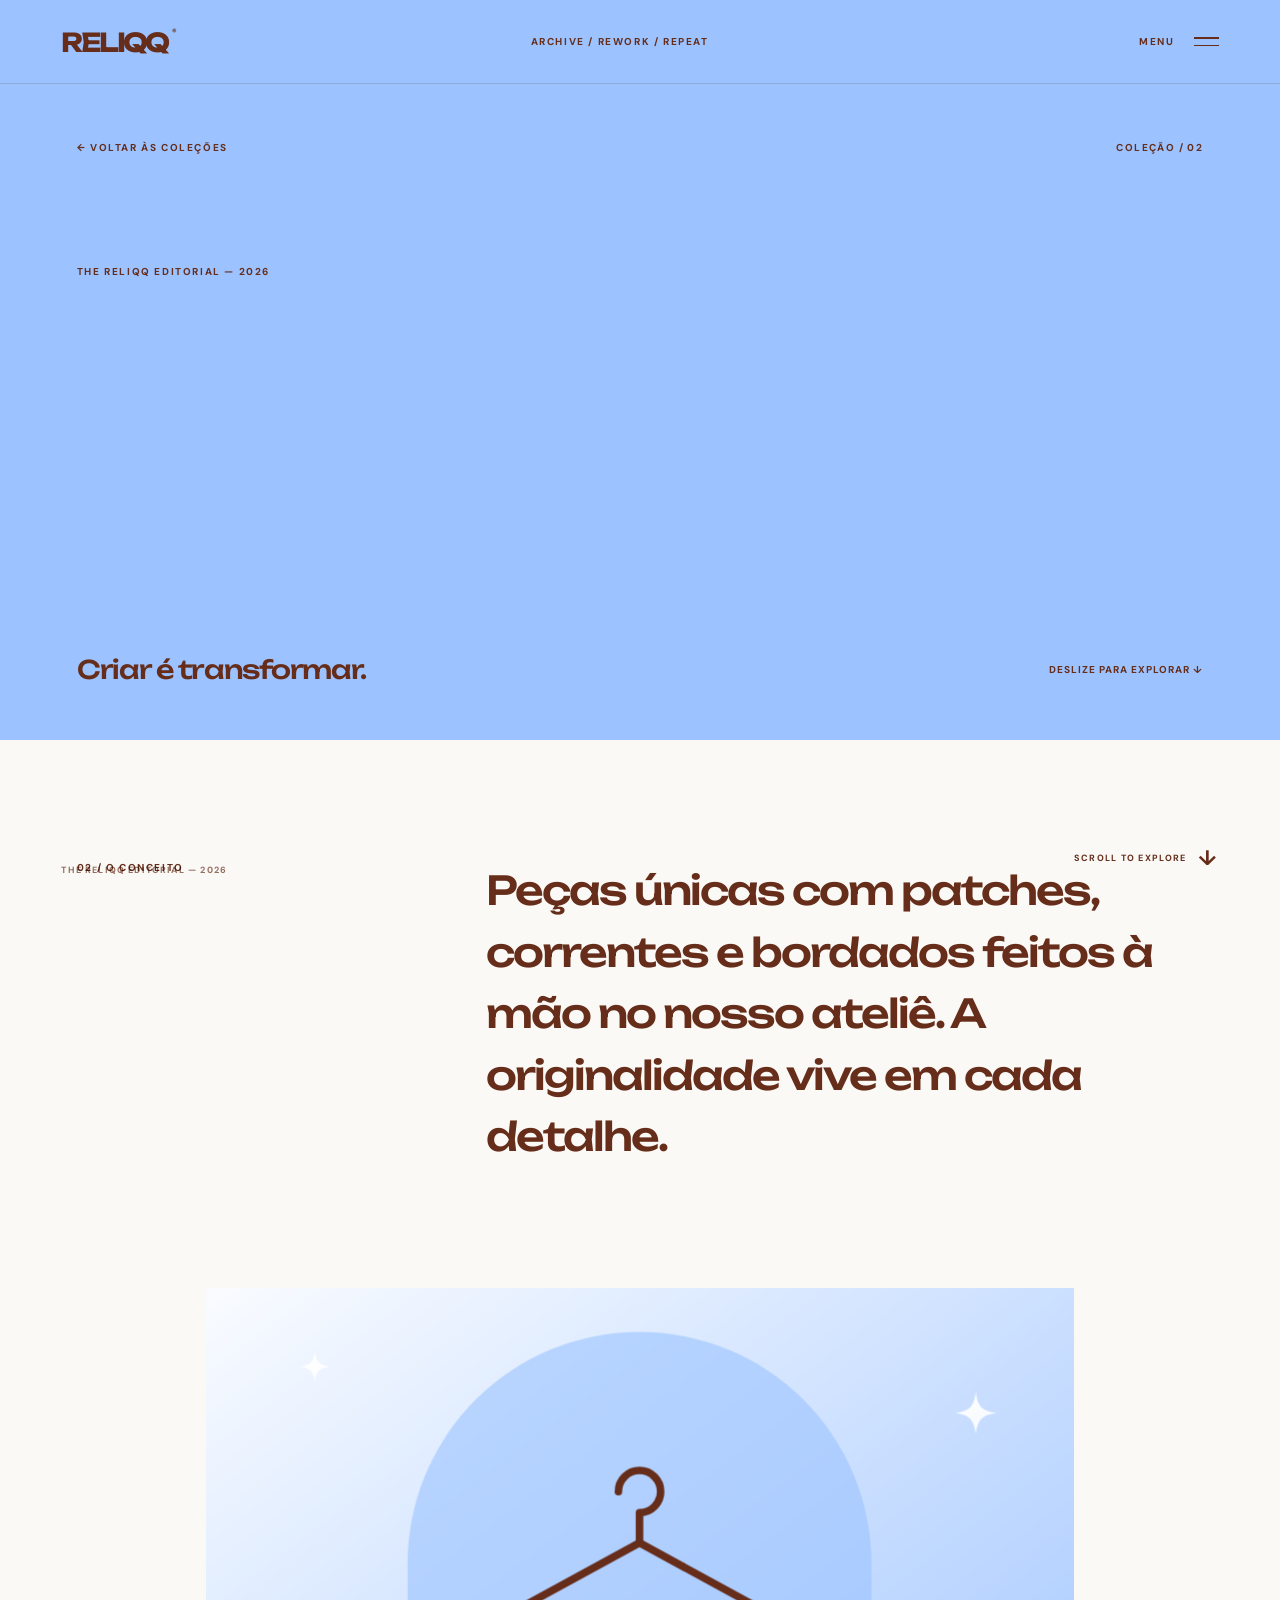
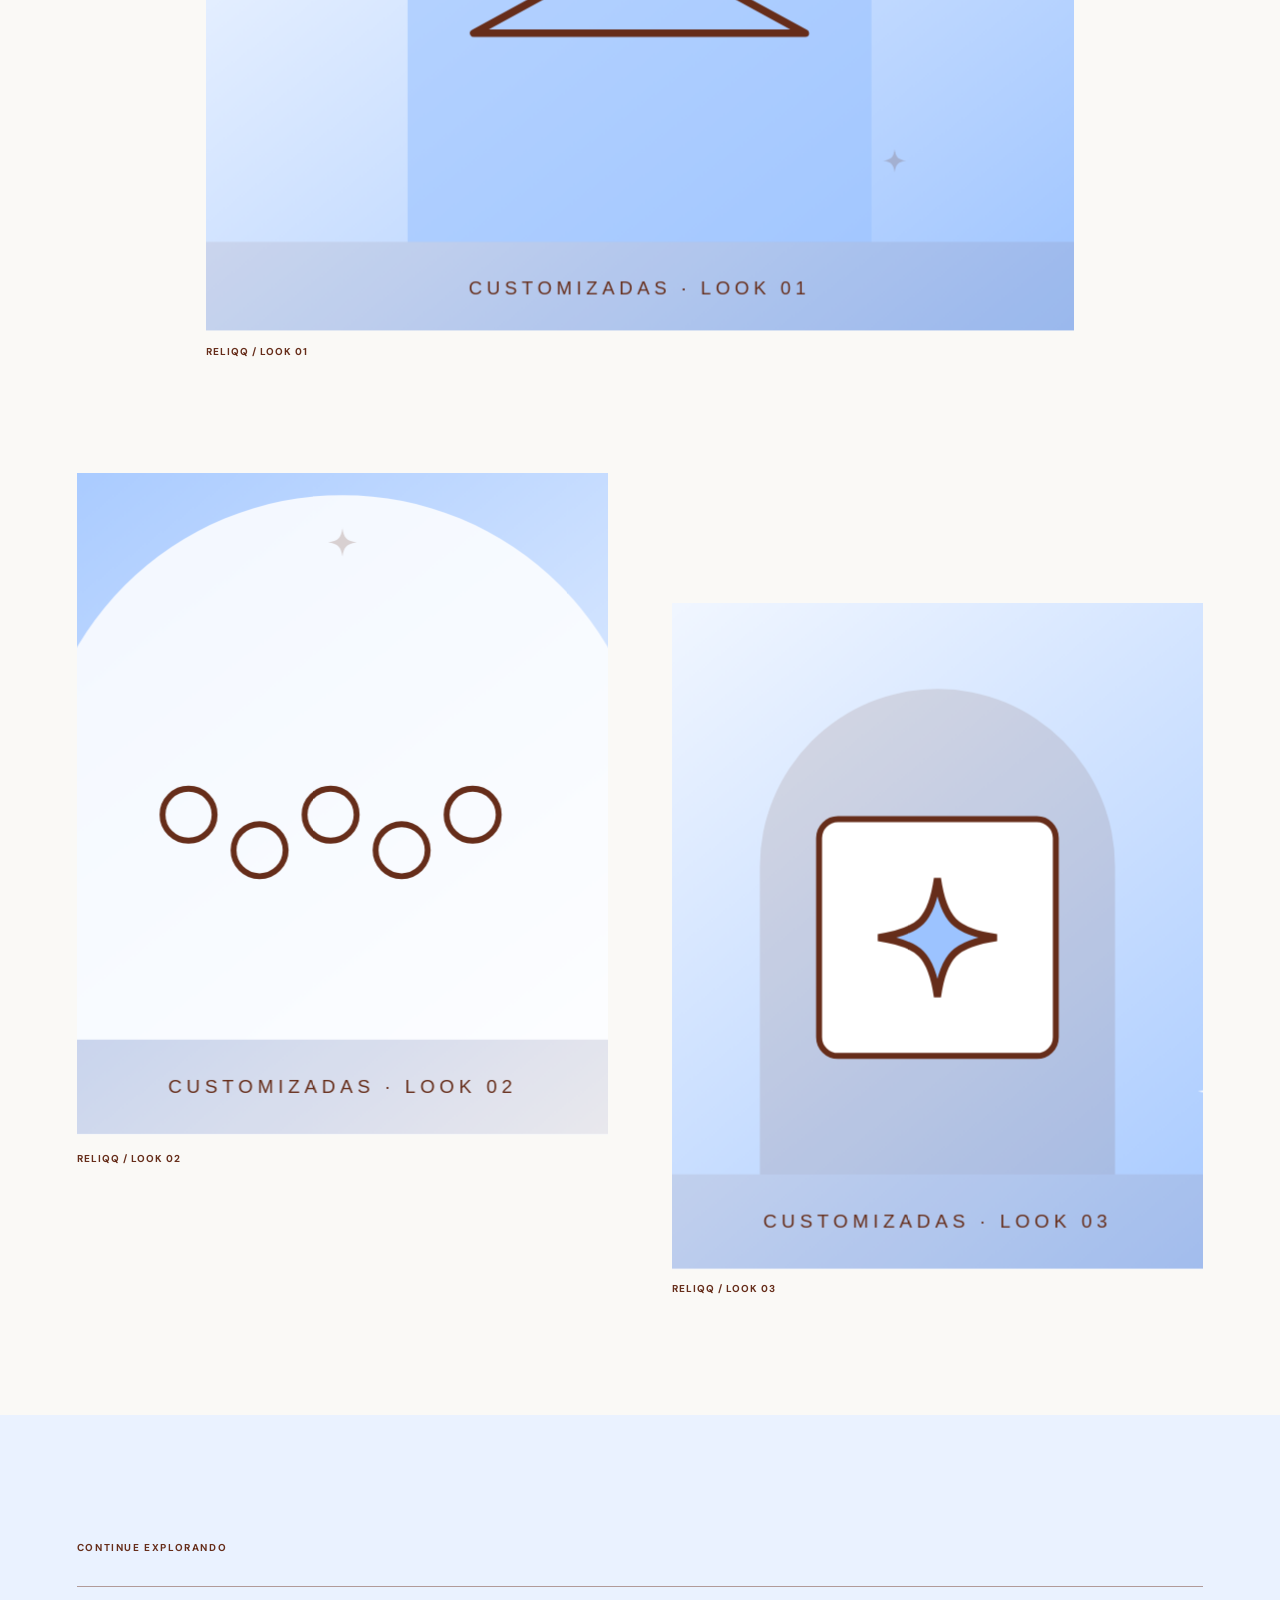
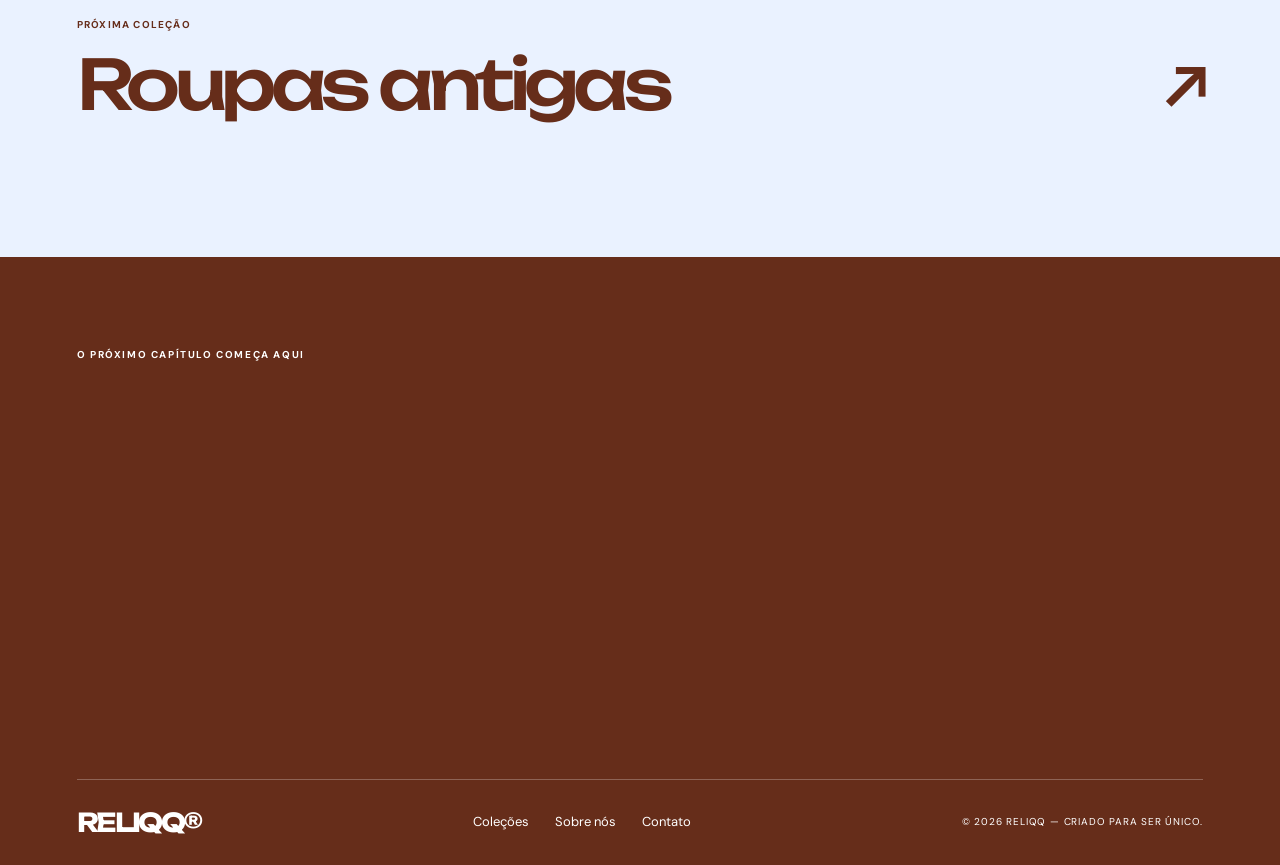
<file: RELIQQ_Experiencia_Motion/reliqq/colecao-customizadas.html>
<!doctype html><html lang="pt-BR"><head><title>Roupas customizadas | RELIQQ®</title><meta charset="UTF-8"><meta name="viewport" content="width=device-width,initial-scale=1"><meta name="theme-color" content="#9cc3ff"><link rel="preconnect" href="https://fonts.googleapis.com"><link rel="preconnect" href="https://fonts.gstatic.com" crossorigin><link href="https://fonts.googleapis.com/css2?family=DM+Sans:wght@400;500;600;700&family=Unbounded:wght@400;500;600;700&display=swap" rel="stylesheet"><link rel="stylesheet" href="style.css"><link rel="stylesheet" href="motion.css"></head><body class="inner-page"><div class="page-progress" aria-hidden="true"></div><span class="motion-section-label" aria-hidden="true">RELIQQ / 2026</span><span class="motion-scroll-indicator" aria-hidden="true">SCROLL TO EXPLORE</span><header class="site-header"><a href="index.html" class="brand" aria-label="RELIQQ, início">RELIQQ<span class="brand-dot">®</span></a><span class="header-edition">ARCHIVE / REWORK / REPEAT</span><button class="menu-toggle" type="button" aria-controls="menu" aria-expanded="false"><span class="menu-label">MENU</span><span class="menu-icon"><i></i><i></i></span></button></header><div class="menu-overlay" id="menu" aria-hidden="true"><div class="menu-inner"><span class="eyebrow">EXPLORE O UNIVERSO RELIQQ</span><nav class="overlay-nav" aria-label="Navegação principal"><a href="index.html">Início <span>01</span></a><a href="index.html#colecoes">Coleções <span>02</span></a><a href="sobre.html">Nossa história <span>03</span></a><a href="index.html#contato">Contato <span>04</span></a></nav><p>Peças com passado. Histórias com futuro.</p></div></div><main><section class="inner-hero collection-hero"><div class="inner-hero-top"><a href="index.html#colecoes" class="back-link">← VOLTAR ÀS COLEÇÕES</a><span>COLEÇÃO / 02</span></div><span class="eyebrow">THE RELIQQ EDITORIAL — 2026</span><h1>Roupas<br><em>customizadas.</em></h1><div class="inner-hero-bottom"><p>Criar é transformar.</p><span>DESLIZE PARA EXPLORAR ↓</span></div></section><section class="editorial-intro section-pad"><span class="eyebrow">02 / O CONCEITO</span><p class="reveal">Peças únicas com patches, correntes e bordados feitos à mão no nosso ateliê. A originalidade vive em cada detalhe.</p></section><section class="editorial-gallery section-pad"><figure class="editorial-photo reveal photo-1"><img src="img/sessao-customizadas-1.svg" alt="Look 01 da coleção roupas customizadas" loading="lazy"><figcaption>RELIQQ / LOOK 01</figcaption></figure><figure class="editorial-photo reveal photo-2"><img src="img/sessao-customizadas-2.svg" alt="Look 02 da coleção roupas customizadas" loading="lazy"><figcaption>RELIQQ / LOOK 02</figcaption></figure><figure class="editorial-photo reveal photo-3"><img src="img/sessao-customizadas-3.svg" alt="Look 03 da coleção roupas customizadas" loading="lazy"><figcaption>RELIQQ / LOOK 03</figcaption></figure></section><section class="next-project section-pad"><span class="eyebrow">CONTINUE EXPLORANDO</span><a href="colecao-antigas.html"><span>PRÓXIMA COLEÇÃO</span><strong>Roupas antigas <b>↗</b></strong></a></section></main><footer class="footer" id="contato"><div class="footer-top"><span class="eyebrow">O PRÓXIMO CAPÍTULO COMEÇA AQUI</span><a href="index.html#colecoes" class="footer-cta">Vista uma<br><em>nova história.</em><span aria-hidden="true">↗</span></a></div><div class="footer-bottom"><a class="footer-brand" href="index.html">RELIQQ®</a><div><a href="index.html#colecoes">Coleções</a><a href="sobre.html">Sobre nós</a><a href="index.html#contato">Contato</a></div><span>© 2026 RELIQQ — CRIADO PARA SER ÚNICO.</span></div></footer><script src="script.js" defer></script><script src="motion.js" defer></script></body></html>
</file>
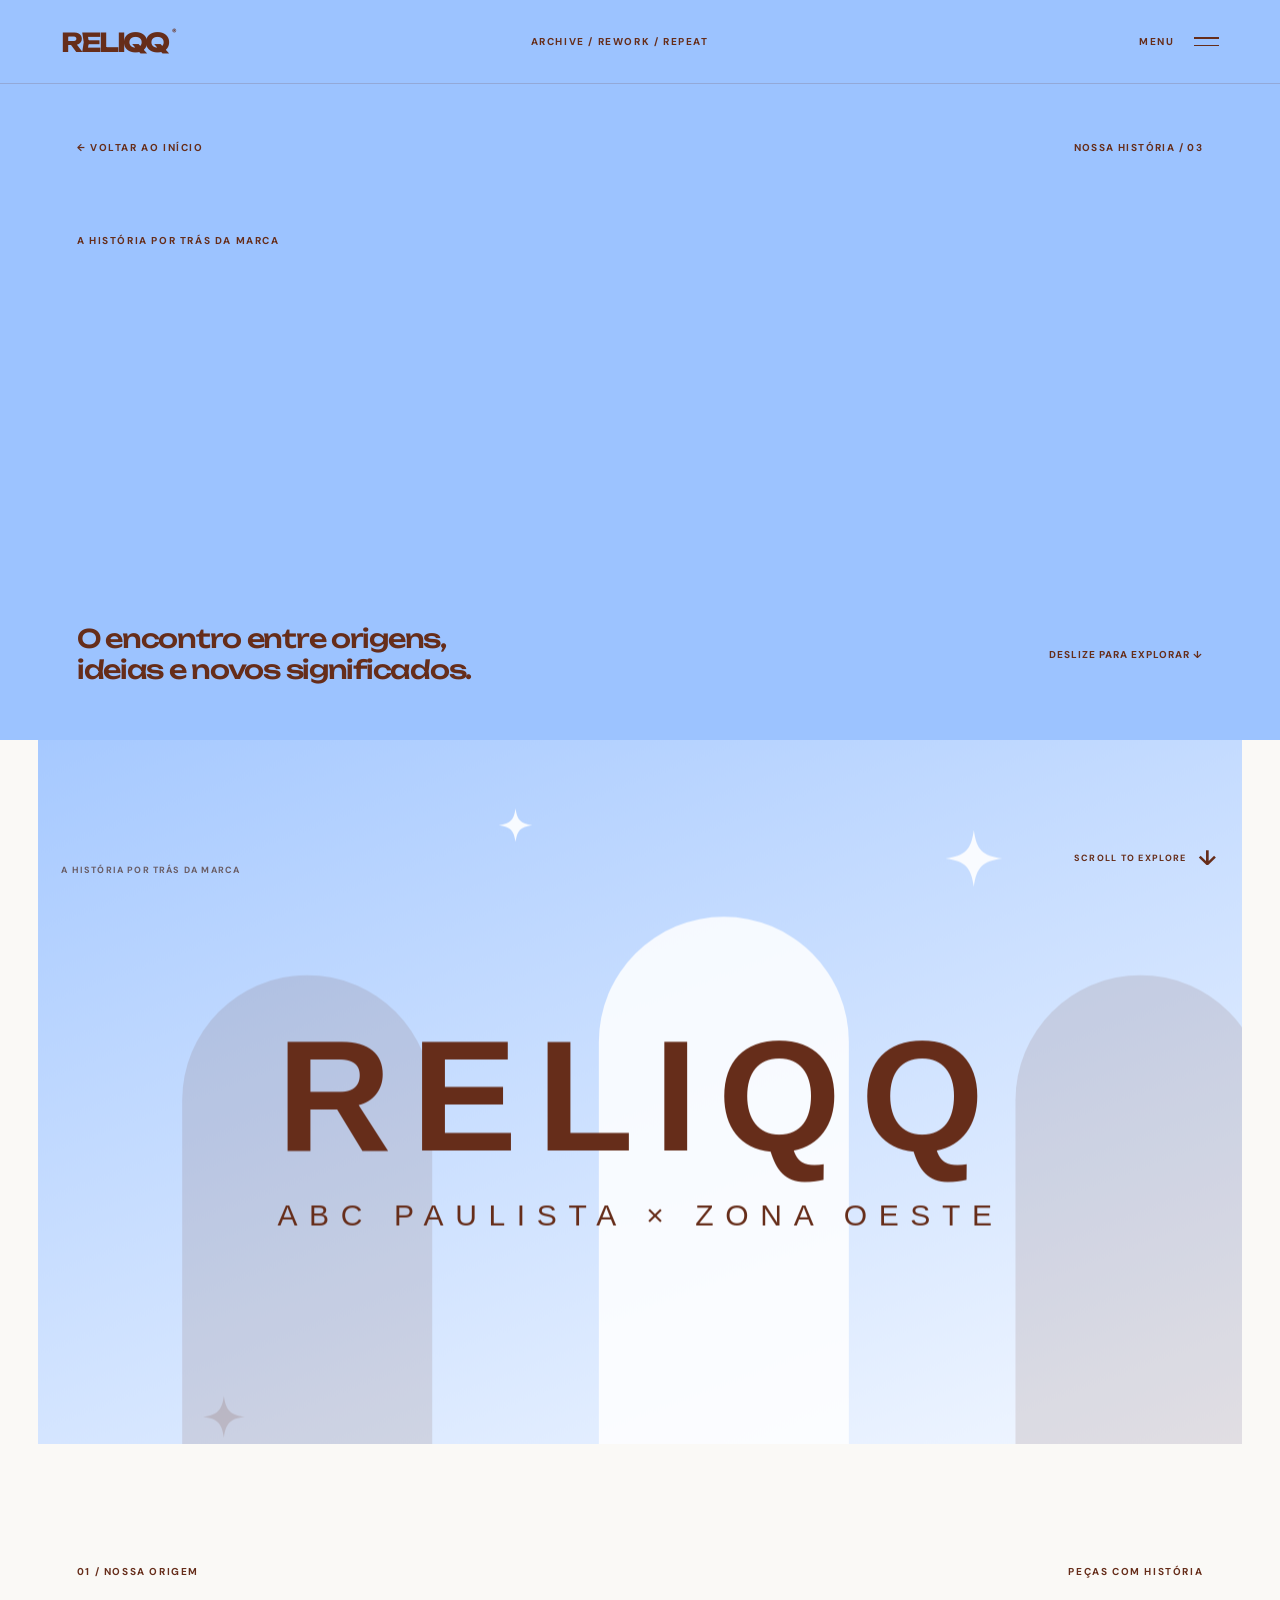
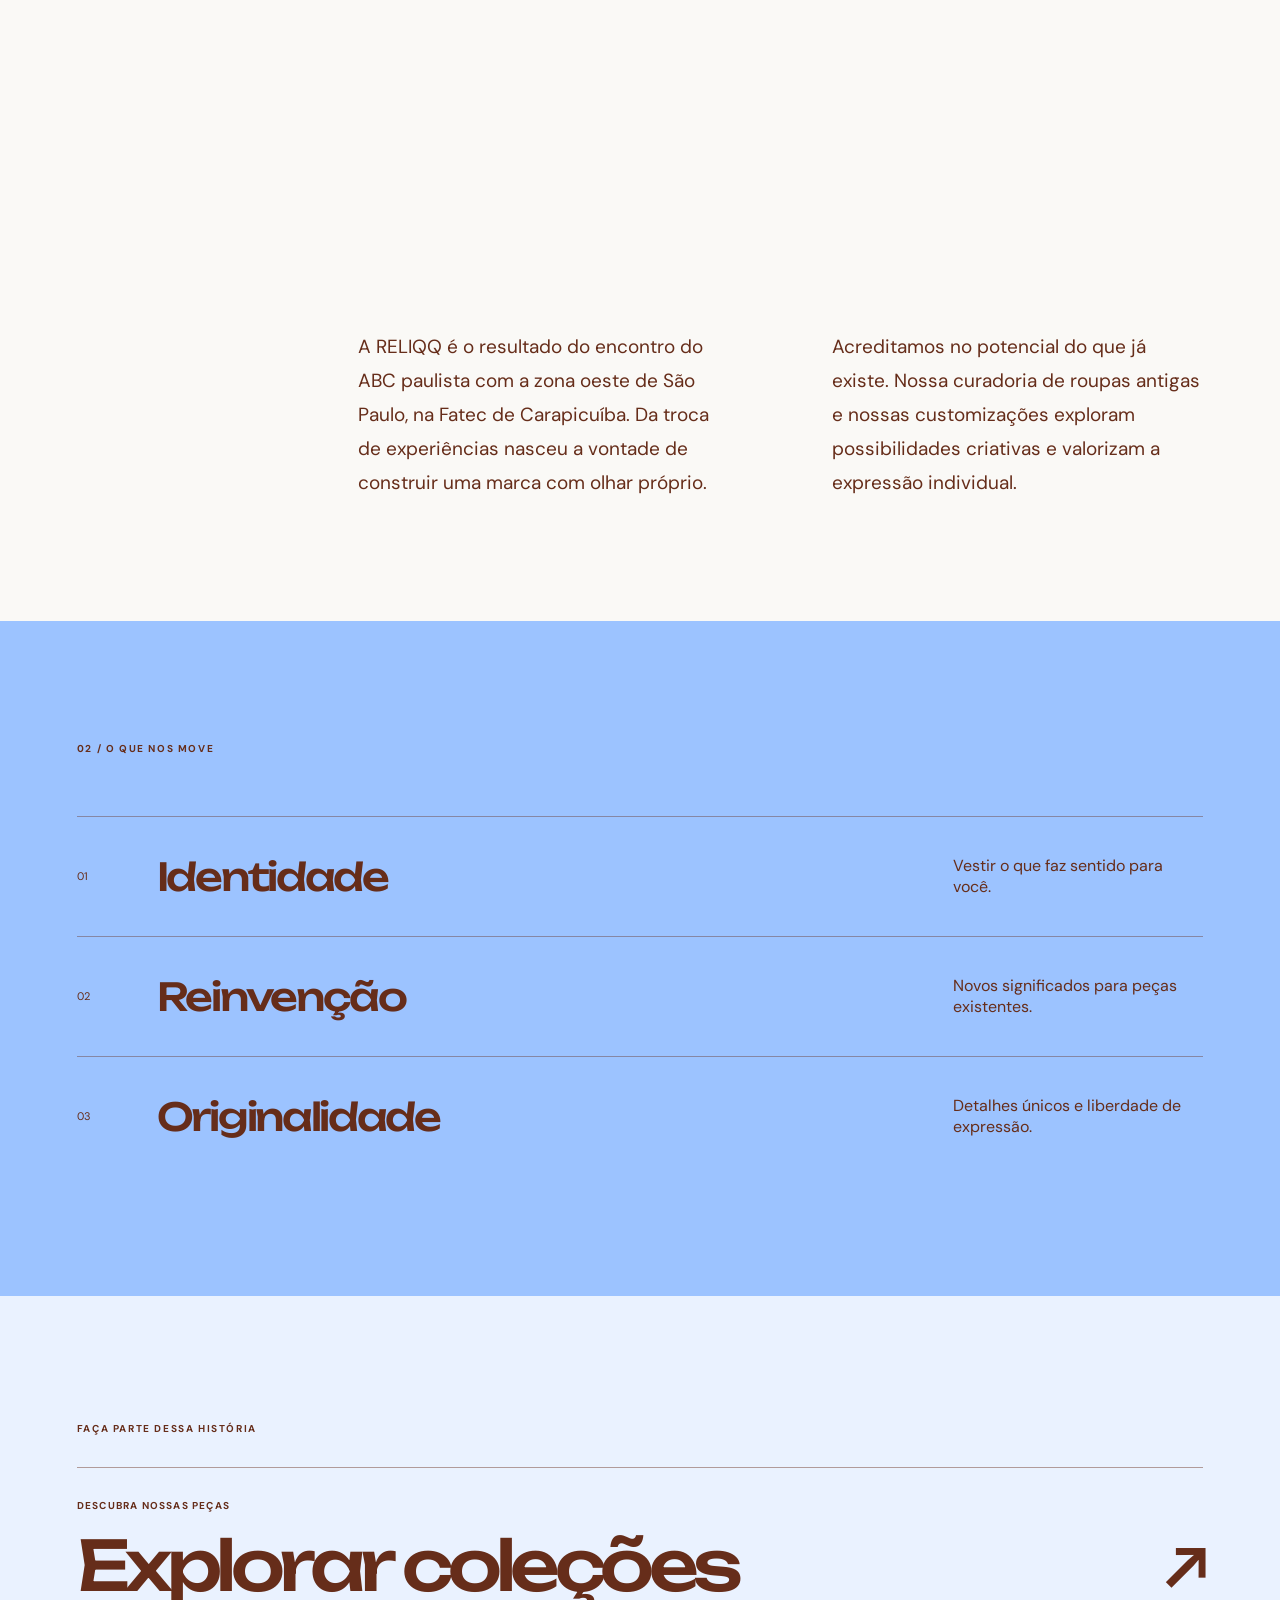
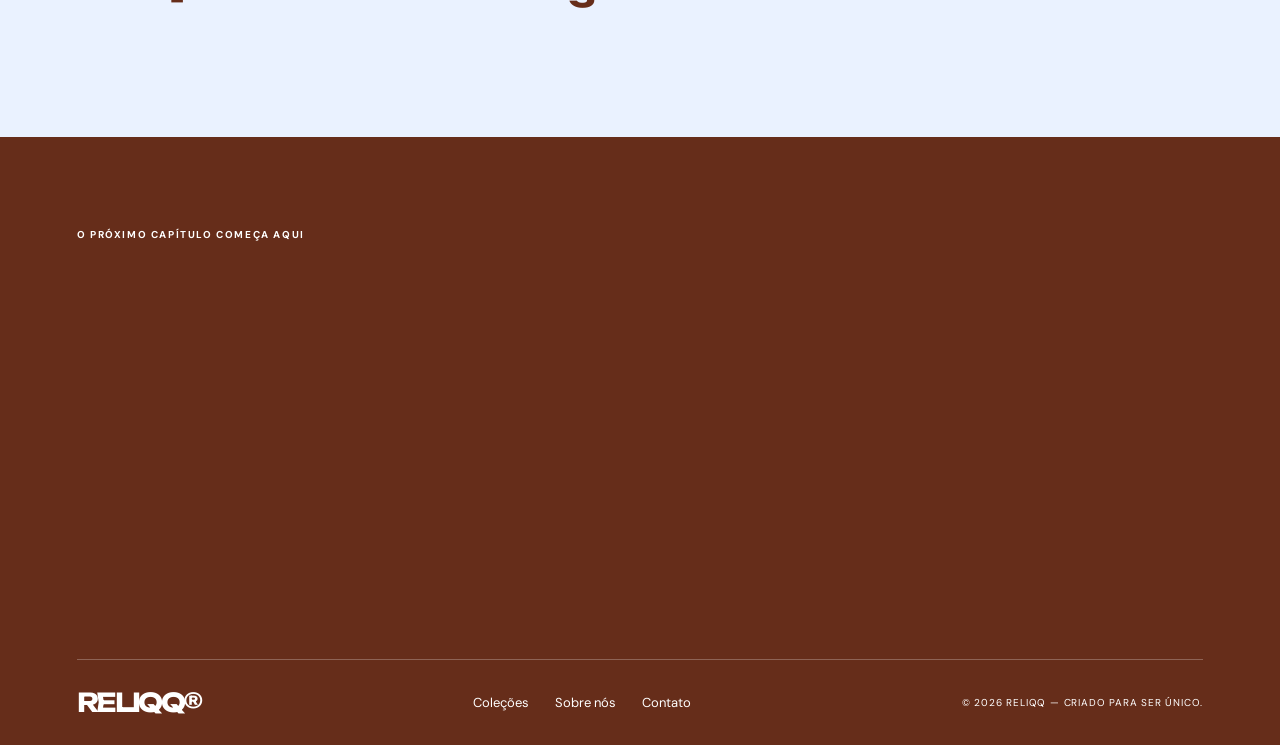
<file: RELIQQ_Experiencia_Motion/reliqq/sobre.html>
<!doctype html><html lang="pt-BR"><head><title>Nossa história | RELIQQ®</title><meta charset="UTF-8"><meta name="viewport" content="width=device-width,initial-scale=1"><meta name="theme-color" content="#9cc3ff"><link rel="preconnect" href="https://fonts.googleapis.com"><link rel="preconnect" href="https://fonts.gstatic.com" crossorigin><link href="https://fonts.googleapis.com/css2?family=DM+Sans:wght@400;500;600;700&family=Unbounded:wght@400;500;600;700&display=swap" rel="stylesheet"><link rel="stylesheet" href="style.css"><link rel="stylesheet" href="motion.css"></head><body class="inner-page"><div class="page-progress" aria-hidden="true"></div><span class="motion-section-label" aria-hidden="true">RELIQQ / 2026</span><span class="motion-scroll-indicator" aria-hidden="true">SCROLL TO EXPLORE</span><header class="site-header"><a href="index.html" class="brand" aria-label="RELIQQ, início">RELIQQ<span class="brand-dot">®</span></a><span class="header-edition">ARCHIVE / REWORK / REPEAT</span><button class="menu-toggle" type="button" aria-controls="menu" aria-expanded="false"><span class="menu-label">MENU</span><span class="menu-icon"><i></i><i></i></span></button></header><div class="menu-overlay" id="menu" aria-hidden="true"><div class="menu-inner"><span class="eyebrow">EXPLORE O UNIVERSO RELIQQ</span><nav class="overlay-nav" aria-label="Navegação principal"><a href="index.html">Início <span>01</span></a><a href="index.html#colecoes">Coleções <span>02</span></a><a href="sobre.html">Nossa história <span>03</span></a><a href="index.html#contato">Contato <span>04</span></a></nav><p>Peças com passado. Histórias com futuro.</p></div></div><main><section class="inner-hero about-hero"><div class="inner-hero-top"><a href="index.html" class="back-link">← VOLTAR AO INÍCIO</a><span>NOSSA HISTÓRIA / 03</span></div><span class="eyebrow">A HISTÓRIA POR TRÁS DA MARCA</span><h1>Somos<br><em>RELIQQ.</em></h1><div class="inner-hero-bottom"><p>O encontro entre origens, ideias e novos significados.</p><span>DESLIZE PARA EXPLORAR ↓</span></div></section><section class="about-image section-pad"><img src="img/sobre.svg" alt="Ilustração da identidade e origem da RELIQQ"></section><section class="about-copy section-pad"><div class="section-top"><span class="eyebrow">01 / NOSSA ORIGEM</span><span class="tiny-index">PEÇAS COM HISTÓRIA</span></div><h2 class="statement reveal">Tudo começa<br>com um <em>encontro.</em></h2><div class="about-columns reveal"><p>A RELIQQ é o resultado do encontro do ABC paulista com a zona oeste de São Paulo, na Fatec de Carapicuíba. Da troca de experiências nasceu a vontade de construir uma marca com olhar próprio.</p><p>Acreditamos no potencial do que já existe. Nossa curadoria de roupas antigas e nossas customizações exploram possibilidades criativas e valorizam a expressão individual.</p></div></section><section class="about-values section-pad"><span class="eyebrow">02 / O QUE NOS MOVE</span><div class="value-row"><span>01</span><h3>Identidade</h3><p>Vestir o que faz sentido para você.</p></div><div class="value-row"><span>02</span><h3>Reinvenção</h3><p>Novos significados para peças existentes.</p></div><div class="value-row"><span>03</span><h3>Originalidade</h3><p>Detalhes únicos e liberdade de expressão.</p></div></section><section class="next-project section-pad"><span class="eyebrow">FAÇA PARTE DESSA HISTÓRIA</span><a href="index.html#colecoes"><span>DESCUBRA NOSSAS PEÇAS</span><strong>Explorar coleções <b>↗</b></strong></a></section></main><footer class="footer" id="contato"><div class="footer-top"><span class="eyebrow">O PRÓXIMO CAPÍTULO COMEÇA AQUI</span><a href="index.html#colecoes" class="footer-cta">Vista uma<br><em>nova história.</em><span aria-hidden="true">↗</span></a></div><div class="footer-bottom"><a class="footer-brand" href="index.html">RELIQQ®</a><div><a href="index.html#colecoes">Coleções</a><a href="sobre.html">Sobre nós</a><a href="index.html#contato">Contato</a></div><span>© 2026 RELIQQ — CRIADO PARA SER ÚNICO.</span></div></footer><script src="script.js" defer></script><script src="motion.js" defer></script></body></html>
</file>
<file: reliqq_topico3/styles.css>
*{
  margin: 0;
  padding: 0;
  box-sizing: border-box;
}

body {
  font-family: sans-serif;
  padding: 20px;
  background-color: #f0f4f8;
  color: #1c2b36;
  line-height: 1.6;
}

.titulo-secao {
  max-width: 960px;
  margin: 40px auto 16px;
}

/* GRID DE 12 COLUNAS */
.grid-container {
  display: grid;
  grid-template-columns: repeat(12, 1fr);
  gap: 16px;
  max-width: 960px;
  margin: 0 auto;
}

.col-12 { grid-column: span 12; }
.col-9  { grid-column: span 9; }
.col-6  { grid-column: span 6; }
.col-4  { grid-column: span 4; }
.col-3  { grid-column: span 3; }

/* DEMONSTRAÇÃO */
.demo > div {
  background: #e3f2fd;
  border: 1px solid #90caf9;
  padding: 20px;
  border-radius: 6px;
  text-align: center;
  font-weight: 600;
  color: hsl(212, 80%, 42%);
}

/* EXERCÍCIO: BLOG */
.blog-header,
.blog-footer {
  background: #1565c0;
  color: #fff;
  padding: 20px;
  border-radius: 6px;
}

.blog-footer {
  text-align: center;
}

.sidebar {
  background: #e3f2fd;
  border: 1px solid #90caf9;
  border-radius: 6px;
  padding: 20px;
}

.sidebar h3 {
  margin-bottom: 8px;
  color: #1565c0;
}

.sidebar ul {
  list-style: none;
  margin-bottom: 24px;
}

.sidebar li {
  margin-bottom: 8px;
}

.sidebar a {
  color: #1c2b36;
  text-decoration: none;
}

.sidebar a:hover {
  text-decoration: underline;
}

.conteudo {
  background: #fff;
  border: 1px solid #cfd8dc;
  border-radius: 6px;
  padding: 24px;
}

.conteudo h2 {
  margin-bottom: 8px;
}

.conteudo p {
  margin-bottom: 16px;
}

.conteudo .data {
  color: #607d8b;
  font-size: 0.9rem;
}

/* RESPONSIVO: no celular, tudo ocupa 12 colunas */
@media (max-width: 700px) {
  .col-9,
  .col-6,
  .col-4,
  .col-3 {
    grid-column: span 12;
  }
}
</file>
<file: reliqq_topico4/styles.css>
* {
  margin: 0;
  padding: 0;
  box-sizing: border-box;
}

/* ESCALA DE ESPAÇAMENTO (múltiplos de 8px)
   Margin = espaço FORA | Padding = espaço DENTRO */
:root {
  --espaco-1: 8px;
  --espaco-2: 16px;
  --espaco-3: 24px;
  --espaco-4: 32px;
  --espaco-6: 48px;
  --espaco-8: 64px;
}

body {
  font-family: sans-serif;
  padding: var(--espaco-6);
  background-color: #fafafa;
  color: #333;
  line-height: 1.5;
}

.titulo-secao {
  max-width: 900px;
  margin: var(--espaco-8) auto var(--espaco-3);
}

/* DEMONSTRAÇÃO */
.spacing-demo {
  max-width: 500px;
  margin: 0 auto;
}

.box {
  background: #ffcc80;
  color: #e65100;
  font-weight: bold;
  border-radius: 8px;
  margin-bottom: var(--espaco-2);
  border: 1px solid #ffe0b2;
}

.box-small   { padding: var(--espaco-1); }
.box-medium  { padding: var(--espaco-2); }
.box-large   { padding: var(--espaco-4); }
.box-xlarge  { padding: var(--espaco-8); }

/* EXERCÍCIO: CARDS DE PREÇO */
.precos {
  display: grid;
  grid-template-columns: repeat(auto-fit, minmax(240px, 1fr));
  gap: var(--espaco-4);
  max-width: 900px;
  margin: 0 auto;
}

.card {
  background: #fff;
  border: 1px solid #e0e0e0;
  border-radius: 12px;
  padding: var(--espaco-4);
  text-align: center;
}

.card-destaque {
  border: 2px solid #e65100;
}

/* ritmo: título -> preço -> lista -> botão */
.card-titulo {
  margin-bottom: var(--espaco-2);
}

.card-preco {
  font-size: 2.5rem;
  font-weight: bold;
  color: #e65100;
  margin-bottom: var(--espaco-4);
}

.card-preco span {
  font-size: 1rem;
  color: #777;
  font-weight: normal;
}

.card-lista {
  list-style: none;
  margin-bottom: var(--espaco-4);
}

.card-lista li {
  padding: var(--espaco-1) 0;
  border-bottom: 1px solid #eee;
}

.botao {
  display: inline-block;
  padding: var(--espaco-2) var(--espaco-4);
  background: #e65100;
  color: #fff;
  text-decoration: none;
  border-radius: 8px;
  font-weight: bold;
}

.botao:hover {
  background: #bf360c;
}
</file>
<file: RELIQQ_Experiencia_Motion/reliqq/style.css>
:root{--brown:#662d1a;--blue:#9cc3ff;--ice:#eaf2ff;--white:#fff;--ink:#442416;--font:'DM Sans',sans-serif;--display:'Unbounded',sans-serif}*,*:before,*:after{box-sizing:border-box}html{scroll-behavior:smooth;scroll-padding-top:80px}body{margin:0;color:var(--brown);background:#faf9f6;font-family:var(--font);-webkit-font-smoothing:antialiased}body.menu-open{overflow:hidden}a{color:inherit;text-decoration:none}button{font:inherit}img{display:block;width:100%}h1,h2,h3,p{margin:0}em{font-style:normal;color:var(--blue)}::selection{background:var(--brown);color:var(--white)}:focus-visible{outline:2px solid var(--brown);outline-offset:5px}.eyebrow,.tiny-index,.hero-kicker,.hero-visual-caption,.header-edition,.menu-label,.back-link{font-weight:700;font-size:10px;letter-spacing:.16em;line-height:1.5}.section-pad{padding:120px clamp(24px,6vw,112px)}.section-top{display:flex;justify-content:space-between;gap:20px;align-items:start;margin-bottom:90px}.tiny-index{opacity:.62}.page-progress{position:fixed;top:0;left:0;height:3px;width:0;background:var(--brown);z-index:120;pointer-events:none}.site-header{height:84px;padding:0 clamp(24px,4.8vw,80px);position:absolute;top:0;left:0;right:0;display:flex;align-items:center;justify-content:space-between;z-index:90;border-bottom:1px solid rgba(102,45,26,.17)}.brand,.footer-brand{font-family:var(--display);font-weight:700;letter-spacing:-.1em;font-size:26px}.brand-dot{font-family:var(--font);font-size:9px;vertical-align:top;letter-spacing:0;margin-left:4px}.header-edition{margin-right:6vw}.menu-toggle{display:flex;align-items:center;gap:19px;border:0;background:transparent;cursor:pointer;color:inherit;padding:16px 0;position:relative;z-index:100}.menu-icon{display:flex;flex-direction:column;gap:6px;width:25px}.menu-icon i{height:1.5px;width:100%;background:currentColor;transition:transform .3s}.menu-open .menu-icon i:first-child{transform:translateY(3.75px) rotate(45deg)}.menu-open .menu-icon i:last-child{transform:translateY(-3.75px) rotate(-45deg)}.menu-overlay{position:fixed;inset:0;z-index:80;background:var(--brown);color:var(--white);transform:translateY(-105%);transition:transform .75s cubic-bezier(.76,0,.24,1);visibility:hidden}.menu-open .menu-overlay{transform:translateY(0);visibility:visible}.menu-open .site-header{color:var(--white);position:fixed;border-color:#ffffff30}.menu-inner{padding:150px clamp(24px,9vw,140px) 60px;min-height:100%;display:flex;flex-direction:column;justify-content:center}.overlay-nav{display:flex;flex-direction:column;max-width:900px;margin:38px 0}.overlay-nav a{font:500 clamp(30px,6vw,78px)/1.4 var(--display);border-bottom:1px solid #ffffff3d;display:flex;align-items:baseline;justify-content:space-between;transition:padding .3s,color .3s}.overlay-nav a:hover{padding-left:18px;color:var(--blue)}.overlay-nav a span{font:600 11px var(--font)}.menu-inner>p{font-size:13px;opacity:.7}.hero-home{background:var(--blue);min-height:930px;padding:125px clamp(24px,4.8vw,80px) 0;overflow:hidden;position:relative}.hero-kicker{display:flex;justify-content:space-between}.hero-title-wrap{position:relative;z-index:2}.hero-title{font:600 clamp(72px,17.5vw,310px)/1.25 var(--display);letter-spacing:-.105em;white-space:nowrap;text-align:center;margin:24px -.04em 0 -.12em}.hero-reg{font:600 clamp(18px,2.3vw,40px) var(--font);vertical-align:top;letter-spacing:0;margin-left:.6em}.hero-line{display:flex;justify-content:space-between;align-items:end;position:relative;z-index:3;margin-top:-13px}.hero-line p{font:500 clamp(21px,3vw,43px)/1.25 var(--display);letter-spacing:-.055em}.hero-line em{color:var(--white)}.round-arrow{border:1px solid var(--brown);width:72px;height:72px;border-radius:50%;display:grid;place-items:center;font-size:30px;transition:.3s}.round-arrow:hover{background:var(--brown);color:var(--white);transform:rotate(45deg)}.hero-visual{height:420px;max-width:1050px;margin:20px auto 0;position:relative}.hero-photo{position:absolute;overflow:hidden;background:var(--ice);box-shadow:0 22px 55px #4e2c1b14}.hero-photo img{height:100%;object-fit:cover;transition:transform .6s}.hero-photo:hover img{transform:scale(1.06)}.hero-photo-left{left:4%;top:70px;width:30%;height:250px;transform:rotate(-10deg)}.hero-photo-center{left:34%;top:0;width:36%;height:350px;z-index:2;transform:rotate(3deg)}.hero-photo-right{right:2%;top:90px;width:29%;height:250px;transform:rotate(10deg)}.hero-visual-caption{position:absolute;bottom:17px;width:100%;display:flex;justify-content:space-between;gap:15px}.intro-section{background:#faf9f6}.intro-grid{display:grid;grid-template-columns:1.6fr .6fr;gap:8vw;align-items:end}.statement{font:500 clamp(38px,5.7vw,96px)/1.17 var(--display);letter-spacing:-.075em}.statement span{color:var(--brown)}.intro-side{max-width:365px}.asterisk{font-size:45px;color:var(--blue)}.intro-side p{font-size:clamp(16px,1.45vw,20px);line-height:1.65;margin:20px 0 33px}.text-link{display:inline-flex;gap:35px;border-bottom:1px solid var(--brown);padding-bottom:12px;font-size:11px;font-weight:700;letter-spacing:.11em}.text-link span{font-size:20px}.collections-section{background:var(--ice)}.collection-heading{display:flex;justify-content:space-between;align-items:end;margin-bottom:110px;gap:20px}.collection-heading h2{font:500 clamp(55px,8vw,130px)/1.02 var(--display);letter-spacing:-.09em}.collection-heading h2 em{color:var(--blue)}.collection-heading p{max-width:270px;line-height:1.6}.collection-feature{display:grid;grid-template-columns:1.2fr .8fr;align-items:center;gap:9%;margin-bottom:160px}.collection-feature:last-child{margin-bottom:0}.collection-two{grid-template-columns:.8fr 1.2fr}.collection-two .collection-image{order:2}.collection-image{height:clamp(340px,48vw,700px);position:relative;overflow:hidden;background:var(--blue)}.collection-image img{width:100%;height:100%;object-fit:cover;transition:transform 1s cubic-bezier(.2,.65,.3,1)}.collection-feature:hover img{transform:scale(1.075)}.image-stamp{position:absolute;bottom:26px;left:26px;background:var(--white);padding:13px 18px;font-size:11px;letter-spacing:.12em;font-weight:700}.collection-info h3{font:500 clamp(44px,5.7vw,89px)/1.12 var(--display);letter-spacing:-.08em;margin:32px 0 29px}.collection-info h3 em{color:#70a3f4}.collection-info p{font-size:17px;line-height:1.7;max-width:350px}.collection-link{border-top:1px solid var(--brown);margin-top:70px;padding-top:24px;display:flex;justify-content:space-between;font-size:11px;font-weight:700;letter-spacing:.12em}.collection-link b{font-size:25px;font-weight:400;line-height:1}.manifesto{background:var(--brown);color:white;overflow:hidden}.marquee{display:flex;width:max-content;padding:25px 0;gap:0;white-space:nowrap;font:600 clamp(45px,8vw,120px)/1.2 var(--display);letter-spacing:-.08em;color:var(--blue);animation:marquee 35s linear infinite}.marquee>div{flex-shrink:0}@keyframes marquee{to{transform:translateX(-50%)}}.manifesto-inner{text-align:center;min-height:630px;padding:150px 24px;display:flex;align-items:center;justify-content:center;flex-direction:column}.manifesto h2{font:500 clamp(39px,6vw,95px)/1.15 var(--display);letter-spacing:-.08em;margin:32px 0}.manifesto p{max-width:400px;font-size:17px}.story-section{background:#faf9f6}.story-grid{display:grid;grid-template-columns:1.05fr .95fr;gap:10%;align-items:center}.story-media{height:620px;overflow:hidden;background:var(--blue)}.story-media img{height:100%;object-fit:cover;transition:transform .9s}.story-media:hover img{transform:scale(1.04)}.story-content h2{font:500 clamp(46px,5vw,85px)/1.13 var(--display);letter-spacing:-.09em;margin:34px 0}.story-content h2 em{color:#70a3f4}.story-content p{max-width:440px;font-size:18px;line-height:1.75}.pill-link{display:inline-flex;justify-content:space-between;align-items:center;gap:60px;border:1px solid var(--brown);padding:19px 23px;border-radius:50px;font-size:11px;font-weight:700;letter-spacing:.11em;margin-top:35px;transition:.3s}.pill-link:hover{background:var(--brown);color:var(--white)}.pill-link span{font-size:21px}.footer{background:var(--brown);color:var(--white);padding:85px clamp(24px,6vw,112px) 27px}.footer-cta{display:block;font:500 clamp(48px,8vw,125px)/1.2 var(--display);letter-spacing:-.08em;margin:45px 0 125px}.footer-cta em{color:var(--blue)}.footer-cta>span{display:inline-block;font-size:.5em;vertical-align:top;transition:transform .3s}.footer-cta:hover>span{transform:translate(10px,-10px)}.footer-bottom{border-top:1px solid #ffffff42;padding-top:26px;display:flex;align-items:center;justify-content:space-between;gap:20px}.footer-bottom div{display:flex;gap:26px;font-size:13px}.footer-bottom>span{font-size:10px;letter-spacing:.08em}.inner-hero{background:var(--blue);padding:140px clamp(24px,6vw,112px) 55px;min-height:740px;display:flex;flex-direction:column;justify-content:space-between}.inner-hero-top,.inner-hero-bottom{display:flex;align-items:center;justify-content:space-between;gap:20px}.inner-hero-top{font-size:10px;font-weight:700;letter-spacing:.14em}.back-link:hover{text-decoration:underline}.inner-hero>.eyebrow{margin-top:auto}.inner-hero h1{font:500 clamp(55px,10.1vw,170px)/1.1 var(--display);letter-spacing:-.09em;margin:36px 0 55px}.inner-hero h1 em{color:var(--white)}.inner-hero-bottom p{font:500 clamp(16px,2vw,28px) var(--display);letter-spacing:-.05em;max-width:420px}.inner-hero-bottom>span{font-size:10px;font-weight:700;letter-spacing:.1em}.editorial-intro{display:grid;grid-template-columns:1fr 2fr;gap:50px}.editorial-intro p{font:500 clamp(25px,3.1vw,45px)/1.55 var(--display);letter-spacing:-.05em;max-width:870px}.editorial-gallery{padding-top:0;display:grid;grid-template-columns:1fr 1fr;gap:9vw 5vw}.editorial-photo{margin:0;overflow:hidden}.editorial-photo img{background:var(--ice);aspect-ratio:4/5;object-fit:cover;transition:transform .9s}.editorial-photo:hover img{transform:scale(1.045)}.editorial-photo figcaption{padding-top:15px;font-size:10px;font-weight:700;letter-spacing:.1em}.photo-1{grid-column:1/3;width:77%;justify-self:center}.photo-1 img{aspect-ratio:1.35}.photo-3{margin-top:130px}.next-project{background:var(--ice)}.next-project>a{margin-top:30px;border-top:1px solid #662d1a70;display:block;padding-top:25px}.next-project>a>span{font-size:10px;font-weight:700;letter-spacing:.12em}.next-project strong{font:500 clamp(32px,5.4vw,85px)/1.5 var(--display);letter-spacing:-.08em;display:flex;justify-content:space-between;gap:15px}.next-project b{font-weight:400}.about-image{padding-top:0;padding-bottom:0;background:#faf9f6}.about-image img{height:clamp(300px,55vw,730px);object-fit:cover}.about-copy{background:#faf9f6}.about-copy .statement{margin-bottom:90px}.about-columns{display:grid;grid-template-columns:1fr 1fr;gap:8vw;margin-left:25%}.about-columns p{font-size:19px;line-height:1.8}.about-values{background:var(--blue)}.about-values>.eyebrow{display:block;margin-bottom:60px}.value-row{border-top:1px solid #662d1a65;padding:36px 0;display:grid;grid-template-columns:60px 1fr 1fr;gap:20px;align-items:center}.value-row>span{font-size:11px}.value-row h3{font:500 clamp(25px,3vw,43px) var(--display);letter-spacing:-.06em}.value-row p{max-width:250px;justify-self:end}.reveal{opacity:0;transform:translateY(42px);transition:opacity .85s,transform .85s cubic-bezier(.18,.7,.2,1)}.reveal.visible{opacity:1;transform:translateY(0)}@media(max-width:1000px){.hero-home{min-height:800px}.hero-title{font-size:17vw}.hero-visual{height:360px}.hero-photo-center{height:300px}.intro-grid{grid-template-columns:1fr;gap:45px}.intro-side{margin-left:auto}.collection-feature,.collection-two{gap:5%}.story-media{height:480px}.footer-bottom{flex-wrap:wrap}}@media(max-width:700px){.site-header{height:68px}.brand{font-size:22px}.header-edition{display:none}.section-pad{padding:80px 22px}.section-top{margin-bottom:50px}.tiny-index{display:none}.hero-home{padding:103px 22px 0;min-height:735px}.hero-kicker{font-size:8px}.hero-title{font-size:17.4vw;margin:40px 0 0 -.05em;letter-spacing:-.11em}.hero-reg{font-size:12px}.hero-line{margin-top:24px}.hero-line p{font-size:22px}.round-arrow{height:52px;width:52px;font-size:23px}.hero-visual{height:330px;margin-top:45px}.hero-photo-left{width:43%;height:175px;left:-2%;top:90px}.hero-photo-center{width:56%;height:260px;left:25%}.hero-photo-right{width:39%;height:170px;right:-10%;top:100px}.hero-visual-caption{font-size:8px;bottom:4px}.hero-visual-caption span:first-child{max-width:50%}.statement{font-size:clamp(35px,9vw,64px)}.collection-heading{display:block;margin-bottom:60px}.collection-heading h2{font-size:clamp(49px,12vw,78px)}.collection-heading p{margin-top:25px}.collection-feature,.collection-two{grid-template-columns:1fr;gap:35px;margin-bottom:90px}.collection-two .collection-image{order:0}.collection-image{height:450px}.collection-info h3{font-size:clamp(42px,10vw,69px);margin:18px 0}.collection-link{margin-top:32px}.marquee{font-size:52px}.manifesto-inner{min-height:470px;padding:85px 24px}.manifesto h2{font-size:clamp(32px,8vw,55px)}.story-grid{grid-template-columns:1fr;gap:35px}.story-media{height:400px}.story-content h2{font-size:49px}.footer{padding:70px 22px 30px}.footer-cta{font-size:clamp(40px,10vw,70px);margin:35px 0 90px}.footer-bottom{display:grid;gap:25px}.footer-bottom div{flex-wrap:wrap}.inner-hero{padding:105px 22px 45px;min-height:625px}.inner-hero h1{font-size:clamp(50px,11.5vw,85px)}.inner-hero-top>span{display:none}.inner-hero-bottom>span{max-width:100px;text-align:right}.editorial-intro{grid-template-columns:1fr;gap:25px}.editorial-intro p{font-size:25px}.editorial-gallery{gap:48px}.editorial-photo,.photo-1{grid-column:1/3;width:100%;margin-top:0}.editorial-photo img{aspect-ratio:4/4.5}.photo-1 img{aspect-ratio:1.15}.next-project strong{font-size:32px}.about-image{padding:0}.about-copy .statement{margin-bottom:50px}.about-columns{margin:0;grid-template-columns:1fr;gap:30px}.about-columns p{font-size:17px}.value-row{grid-template-columns:35px 1fr;gap:8px}.value-row p{grid-column:2;justify-self:start}.menu-inner{padding:110px 24px 45px}.overlay-nav a{font-size:clamp(27px,7.2vw,50px)}}@media(max-width:380px){.hero-home{min-height:690px}.hero-photo-center{height:230px}.hero-visual{height:300px}.hero-line p{font-size:18px}.collection-image{height:360px}.overlay-nav a{font-size:25px}}@media(prefers-reduced-motion:reduce){*,*:before,*:after{scroll-behavior:auto!important;animation:none!important;transition:none!important}.reveal{opacity:1;transform:none}}
</file>
<file: RELIQQ_Experiencia_Motion/reliqq/motion.css>
/* RELIQQ — interactive editorial motion language */
:root { --motion-ease:cubic-bezier(.22,1,.36,1); --motion-strong:cubic-bezier(.76,0,.24,1); }
body { overflow-x:clip; }
.page-wipe{position:fixed;inset:0;z-index:300;background:var(--brown);display:flex;justify-content:center;align-items:center;color:var(--blue);pointer-events:none;transform:translate3d(0,0,0);transition:transform .92s var(--motion-strong);}
.page-entered .page-wipe{transform:translate3d(0,-105%,0)}
.page-leaving .page-wipe{transform:translate3d(0,0,0);pointer-events:all;transition-duration:.58s}
.wipe-word{font:600 clamp(42px,11vw,160px)/1 var(--display);letter-spacing:-.12em;transform:translateY(0);transition:transform .9s var(--motion-ease)}
.wipe-word span{font:600 .12em var(--font);letter-spacing:0;vertical-align:top}
.page-entered .wipe-word{transform:translateY(-45px)}
.wipe-caption{position:absolute;bottom:9%;left:50%;transform:translateX(-50%);white-space:nowrap;font-size:10px;font-weight:700;letter-spacing:.24em;color:white}
.site-header{transition:background .5s,border-color .5s;}
.site-header.is-scrolled:not(:has(~ .menu-overlay)) {background:transparent}
.motion-section-label{position:fixed;bottom:24px;left:clamp(22px,4.8vw,80px);z-index:50;pointer-events:none;font-size:9px;font-weight:700;letter-spacing:.13em;mix-blend-mode:multiply;opacity:.68;max-width:55vw;}
.motion-scroll-indicator{position:fixed;right:clamp(22px,4.8vw,80px);bottom:28px;z-index:50;display:flex;align-items:center;gap:12px;font-size:9px;font-weight:700;letter-spacing:.14em;transition:opacity .4s,transform .4s;pointer-events:none}
.motion-scroll-indicator:after{content:'↓';font-size:21px;animation:bob 2s infinite alternate ease-in-out}
.motion-scroll-indicator.is-gone{opacity:0;transform:translateY(15px)}
@keyframes bob{to{transform:translateY(9px)}}
.motion-heading{opacity:0;clip-path:inset(0 0 100% 0);transform:translateY(38px);transition:clip-path 1.15s var(--motion-ease),opacity .65s,transform 1.15s var(--motion-ease);transition-delay:var(--heading-delay,0s)}
.motion-heading.motion-visible{opacity:1;clip-path:inset(0 0 0 0);transform:translateY(0)}
.motion-meta{opacity:0;transform:translateY(12px);transition:transform .9s var(--motion-ease),opacity .9s;}
.motion-meta.motion-visible{opacity:1;transform:translateY(0)}
.motion-frame{clip-path:inset(12% 0 12% 0);opacity:.6;transition:clip-path 1.45s var(--motion-ease),opacity 1.2s;}
.motion-frame.motion-visible{clip-path:inset(0 0 0 0);opacity:1}
.value-row{transition:background .5s,padding .5s,opacity .75s,transform .8s var(--motion-ease)}
.value-row:not(.motion-visible){opacity:.3;transform:translateX(25px)}
.value-row:hover{padding-left:24px;background:rgba(255,255,255,.16)}
.collection-feature{transition:opacity 1s,transform 1.1s var(--motion-ease)}
.collection-feature:not(.motion-visible){opacity:.6;transform:translateY(40px)}
.collection-image img,.story-media img,.editorial-photo img,.about-image img{--scroll-shift:0px; transform:translate3d(0,var(--scroll-shift),0) scale(1.07);transition:transform 1.2s var(--motion-ease);will-change:transform}
.collection-feature:hover .collection-image img,.story-media:hover img,.editorial-photo:hover img{transform:translate3d(0,var(--scroll-shift),0) scale(1.14)}
.collection-image,.editorial-photo,.story-media,.archive-card{transform:perspective(1600px) rotateX(var(--tilt-y,0deg)) rotateY(var(--tilt-x,0deg));transition:transform .65s var(--motion-ease)}
.hero-photo{overflow:hidden;will-change:transform}
.hero-photo img{transition:transform 1.2s var(--motion-ease);height:100%;object-fit:cover}
.hero-photo:hover img{transform:scale(1.08)}
.hero-photo-left{animation:heroFloat1 5s ease-in-out infinite alternate}
.hero-photo-center{animation:heroFloat2 6s ease-in-out infinite alternate}
.hero-photo-right{animation:heroFloat1 7s ease-in-out infinite alternate-reverse}
@keyframes heroFloat1{from{translate:0 -7px}to{translate:0 12px}}
@keyframes heroFloat2{from{translate:0 8px}to{translate:0 -12px}}
.magnetic{transform:translate3d(var(--mx,0px),var(--my,0px),0);transition:transform .28s var(--motion-ease),background .3s,color .3s}
.text-link span,.collection-link b,.next-project b{transition:transform .35s var(--motion-ease)}
.text-link:hover span,.collection-feature:hover .collection-link b,.next-project a:hover b{transform:translate(7px,-7px)}
.overlay-nav a{transition:opacity .35s,letter-spacing .5s var(--motion-ease),transform .5s var(--motion-ease)}
.overlay-nav:hover a:not(:hover){opacity:.35}.overlay-nav a:hover{letter-spacing:-.04em;transform:translateX(16px)}
.footer{position:relative;isolation:isolate}.footer-cta{position:relative}.footer-cta::before{content:'';position:absolute;left:0;bottom:-14px;height:2px;width:0;background:var(--blue);transition:width 1s var(--motion-ease)}.footer-cta:hover::before{width:100%}
.reliq-cursor{position:fixed;left:0;top:0;z-index:400;width:20px;height:20px;border-radius:50%;background:var(--blue);border:1px solid var(--brown);pointer-events:none;opacity:0;display:grid;place-items:center;transition:opacity .3s,width .35s var(--motion-ease),height .35s var(--motion-ease),background .35s;mix-blend-mode:normal;will-change:transform}
.reliq-cursor.is-on{opacity:.88}.reliq-cursor.is-hover{width:54px;height:54px;background:var(--brown);border-color:var(--blue)}.reliq-cursor.is-preview{width:94px;height:94px}
.cursor-label{display:none;color:white;font-size:10px;font-weight:700;letter-spacing:.06em}.is-hover .cursor-label{display:block}
/* Featured horizontal interactive archive */
.archive-section{overflow:hidden;background:#faf9f6;padding:120px 0 115px;}
.archive-top{padding:0 clamp(24px,6vw,112px);display:flex;justify-content:space-between;align-items:center;gap:25px;margin-bottom:62px}
.archive-top h2{font:500 clamp(48px,8vw,112px)/1.04 var(--display);letter-spacing:-.085em;margin:24px 0 0}.archive-top h2 em{color:#80abef}
.archive-desc{max-width:280px;line-height:1.65;font-size:16px;align-self:end}
.archive-track{display:flex;align-items:stretch;gap:clamp(16px,3vw,46px);overflow-x:auto;scroll-snap-type:x mandatory;overscroll-behavior-inline:contain;padding:0 clamp(24px,6vw,112px) 35px;scrollbar-width:none;touch-action:pan-x pan-y;cursor:grab}
.archive-track::-webkit-scrollbar{display:none}.archive-track.is-dragging{cursor:grabbing;scroll-snap-type:none;user-select:none}.archive-track.is-dragging *{pointer-events:none}
.archive-card{scroll-snap-align:start;flex:0 0 clamp(270px,40vw,580px);display:block;position:relative}
.archive-art{height:clamp(330px,47vw,620px);overflow:hidden;background:var(--blue);position:relative}
.archive-card:nth-child(even) .archive-art{background:#c6d9f4}
.archive-art img{width:100%;height:100%;object-fit:cover;transform:scale(1.04);transition:transform 1.1s var(--motion-ease)}.archive-card:hover .archive-art img{transform:scale(1.13)}
.archive-index{position:absolute;top:22px;left:22px;background:white;padding:10px 12px;font-size:10px;font-weight:700;letter-spacing:.09em}
.archive-card-caption{border-top:1px solid rgba(102,45,26,.38);padding:18px 0 0;display:flex;gap:16px;justify-content:space-between;align-items:center}
.archive-card-caption strong{font:500 clamp(17px,2vw,26px) var(--display);letter-spacing:-.04em}
.archive-card-caption span{font-size:11px;font-weight:700;letter-spacing:.08em}
.archive-controls{padding:20px clamp(24px,6vw,112px) 0;display:flex;justify-content:space-between;align-items:center;gap:18px}
.archive-counter{font-size:12px;font-weight:700;letter-spacing:.18em}.archive-counter .archive-total{opacity:.45}
.archive-buttons{display:flex;gap:10px}.archive-buttons button{width:60px;height:60px;border:1px solid var(--brown);background:transparent;border-radius:100%;color:var(--brown);font-size:27px;cursor:pointer;transition:background .3s,color .3s,transform .3s}
.archive-buttons button:hover:not(:disabled){background:var(--brown);color:white;transform:scale(1.06)}.archive-buttons button:disabled{opacity:.3;cursor:default}
@media(max-width:760px){.archive-section{padding:80px 0}.archive-top{display:block;margin-bottom:40px}.archive-desc{margin-top:25px}.archive-card{flex-basis:80vw}.archive-art{height:105vw;max-height:530px}.archive-buttons button{width:52px;height:52px}.motion-section-label{bottom:15px;font-size:8px}.motion-scroll-indicator{bottom:16px}.reliq-cursor{display:none}.collection-image img,.story-media img,.editorial-photo img,.about-image img{will-change:auto}}
@media(prefers-reduced-motion:reduce){.page-wipe{display:none!important}.motion-heading,.motion-meta,.motion-frame,.collection-feature,.value-row{opacity:1!important;transform:none!important;clip-path:none!important;transition:none!important}.hero-photo{animation:none!important}.archive-track{scroll-behavior:auto}.reliq-cursor{display:none!important}.motion-scroll-indicator:after{animation:none!important}.collection-image img,.story-media img,.editorial-photo img,.about-image img{transform:none!important;will-change:auto!important}}
</file>
<file: topico A2.1/topico A2.1/styles.css>
* {
  margin: 0;
  padding: 0;
  box-sizing: border-box;
}

body {
  font-family: Arial, sans-serif;
  background: #f1f5f9;
}

.dashboard {
  display: grid;
  grid-template-columns: 240px 1fr;
  min-height: 100vh;
}

/* Sidebar */
.sidebar {
  background: #1e293b;
  color: white;
  padding: 25px;
}

.sidebar h2 {
  margin-bottom: 30px;
}

.sidebar nav {
  display: flex;
  flex-direction: column;
  gap: 15px;
}

.sidebar a {
  color: white;
  text-decoration: none;
  padding: 12px;
  border-radius: 8px;
}

.sidebar a:hover {
  background: #334155;
}

/* Conteúdo */
.content {
  padding: 25px;
  min-width: 0;
}

header {
  margin-bottom: 25px;
}

/* Cards */
.cards {
  display: grid;
  grid-template-columns: repeat(3, 1fr);
  gap: 20px;
  margin-bottom: 25px;
}

.card {
  background: white;
  padding: 25px;
  border-radius: 12px;
  box-shadow: 0 2px 8px #00000010;
}

.card h3 {
  color: #64748b;
  margin-bottom: 12px;
}

.card p {
  font-size: 25px;
  font-weight: bold;
  color: #2563eb;
}

/* Gráfico */
.chart {
  background: white;
  padding: 25px;
  border-radius: 12px;
  min-height: 280px;
}

.bars {
  height: 180px;
  display: flex;
  align-items: end;
  justify-content: space-around;
  gap: 15px;
  margin-top: 25px;
}

.bars div {
  background: #3b82f6;
  width: 10%;
  max-width: 60px;
  border-radius: 8px 8px 0 0;
}

/* Rodapé */
footer {
  text-align: center;
  padding: 25px;
  color: #64748b;
}

/* Tablets */
@media (max-width: 900px) {
  .cards {
    grid-template-columns: repeat(2, 1fr);
  }
}

/* Celulares */
@media (max-width: 600px) {
  .dashboard {
    grid-template-columns: 1fr;
  }

  .sidebar {
    padding: 15px;
  }

  .sidebar h2 {
    margin-bottom: 15px;
  }

  .sidebar nav {
    flex-direction: row;
    flex-wrap: wrap;
  }

  .sidebar a {
    font-size: 13px;
    padding: 8px;
  }

  .content {
    padding: 15px;
  }

  .cards {
    grid-template-columns: 1fr;
  }

  .card p {
    font-size: 22px;
  }
}

img {
  max-width: 100%;
  height: auto;
}
</file>
<file: topicos-6-e-7/topico-6-hierarquia-visual/styles.css>
* { margin: 0; padding: 0; box-sizing: border-box; }

body {
  font-family: system-ui, sans-serif;
  display: flex;
  justify-content: center;
  align-items: center;
  min-height: 100vh;
  padding: 24px;
  background: #f1f2f6;
}

/* CARD: um único bloco, com a imagem no topo (primeiro olhar) */
.card {
  width: 100%;
  max-width: 360px;
  background: #fff;
  border-radius: 16px;
  overflow: hidden;
  box-shadow: 0 10px 15px -3px rgba(0,0,0,.1);
}

.card-img { position: relative; }
.card-img svg { display: block; width: 100%; height: auto; }

/* NÍVEL 1 (chama a atenção primeiro): selo de desconto, vermelho vivo */
.tag {
  position: absolute; top: 12px; left: 12px;
  background: #ff4757; color: #fff;
  padding: 4px 12px; border-radius: 4px;
  font-size: 12px; font-weight: 700;
}

.card-body { padding: 24px; }

/* NÍVEL 4 (apoio): categoria pequena, cinza claro, caixa alta */
.categoria {
  font-size: 12px; letter-spacing: .08em; text-transform: uppercase;
  color: #747d8c; margin-bottom: 6px;
}

/* NÍVEL 2: nome do produto, grande e na cor mais escura */
h1 { font-size: 24px; line-height: 1.2; font-weight: 700; color: #2f3542; margin-bottom: 8px; }

.avaliacao { font-size: 14px; color: #f59e0b; margin-bottom: 16px; }
.avaliacao span { color: #747d8c; font-size: 13px; }

/* NÍVEL 1: preço, o maior texto do card e em verde vivo */
.preco { font-size: 36px; font-weight: 800; color: #0f9d58; line-height: 1; }
.centavos { font-size: 18px; vertical-align: top; position: relative; top: 4px; }

/* NÍVEL 5: preço antigo pequeno, cinza e riscado (some do foco) */
.preco-antigo { margin-left: 8px; font-size: 16px; font-weight: 400; color: #a4b0be; text-decoration: line-through; }

.parcela { font-size: 14px; color: #57606f; margin: 6px 0 16px; }

/* NÍVEL 4: descrição em cinza médio, tamanho normal */
.descricao { font-size: 15px; line-height: 1.5; color: #747d8c; margin-bottom: 24px; }

/* NÍVEL 1: botão principal, largo e na cor mais forte */
.btn-principal {
  width: 100%; padding: 14px; border: none; border-radius: 8px;
  background: #3742fa; color: #fff; font-size: 16px; font-weight: 600; cursor: pointer;
  transition: background .2s;
}
.btn-principal:hover { background: #2b34c9; }

/* NÍVEL 3: ação secundária, só texto, sem destaque */
.btn-secundario {
  display: block; text-align: center; margin-top: 12px;
  font-size: 14px; color: #3742fa; text-decoration: none;
}
.btn-secundario:hover { text-decoration: underline; }

a:focus-visible, button:focus-visible { outline: 3px solid #3742fa; outline-offset: 3px; }
</file>
<file: topicos-6-e-7/topico-7-cores/styles.css>
/* PALETA: 5 cores, todas com contraste mínimo de 4,5:1 com texto branco */
:root {
  --primaria:   #1D4ED8; /* azul: confiança, ações principais */
  --secundaria: #0F766E; /* verde-azulado: apoio, destaques */
  --sucesso:    #15803D; /* verde: receitas, confirmações */
  --erro:       #DC2626; /* vermelho: despesas, erros */
  --neutra:     #1F2937; /* cinza-escuro: textos, bordas */

  /* tons claros derivados das mesmas cores (fundos) */
  --fundo:      #F3F4F6;
  --borda:      #D1D5DB;
}

* { margin: 0; padding: 0; box-sizing: border-box; }

body {
  font-family: system-ui, sans-serif;
  background: var(--fundo);
  color: var(--neutra);
  padding: 40px 20px;
}

main { max-width: 640px; margin: 0 auto; }
h1 { font-size: 1.6rem; margin-bottom: 4px; }
h2 { font-size: 1.2rem; margin: 40px 0 16px; }
.intro { color: #4B5563; margin-bottom: 24px; }

/* AMOSTRAS */
.colors { display: grid; grid-template-columns: repeat(auto-fit, minmax(170px, 1fr)); gap: 16px; }
.swatch {
  min-height: 140px; padding: 16px; border-radius: 12px; color: #fff;
  display: flex; flex-direction: column; justify-content: flex-end; gap: 2px;
  box-shadow: 0 4px 6px rgba(0,0,0,.1);
}
.swatch span { font-family: monospace; font-size: .95rem; }
.swatch small { font-size: .8rem; opacity: .95; }
.primary   { background: var(--primaria); }
.secondary { background: var(--secundaria); }
.success   { background: var(--sucesso); }
.danger    { background: var(--erro); }
.neutral   { background: var(--neutra); }

/* MINI APP usando a paleta */
.app { background: #fff; border: 1px solid var(--borda); border-radius: 16px; padding: 24px; }
.saldo-label { font-size: .85rem; color: #4B5563; }
.saldo { font-size: 2.2rem; font-weight: 800; color: var(--primaria); margin-bottom: 20px; }

.lista { list-style: none; margin-bottom: 24px; }
.lista li { display: flex; justify-content: space-between; padding: 12px 0; border-bottom: 1px solid var(--borda); }
.receita { color: var(--sucesso); }
.despesa { color: var(--erro); }

button { padding: 12px 20px; border-radius: 8px; font-size: 1rem; font-weight: 600; cursor: pointer; margin-right: 8px; }
.btn-primario { background: var(--primaria); color: #fff; border: 2px solid var(--primaria); }
.btn-secundario { background: #fff; color: var(--secundaria); border: 2px solid var(--secundaria); }
button:focus-visible { outline: 3px solid var(--neutra); outline-offset: 3px; }
</file>
